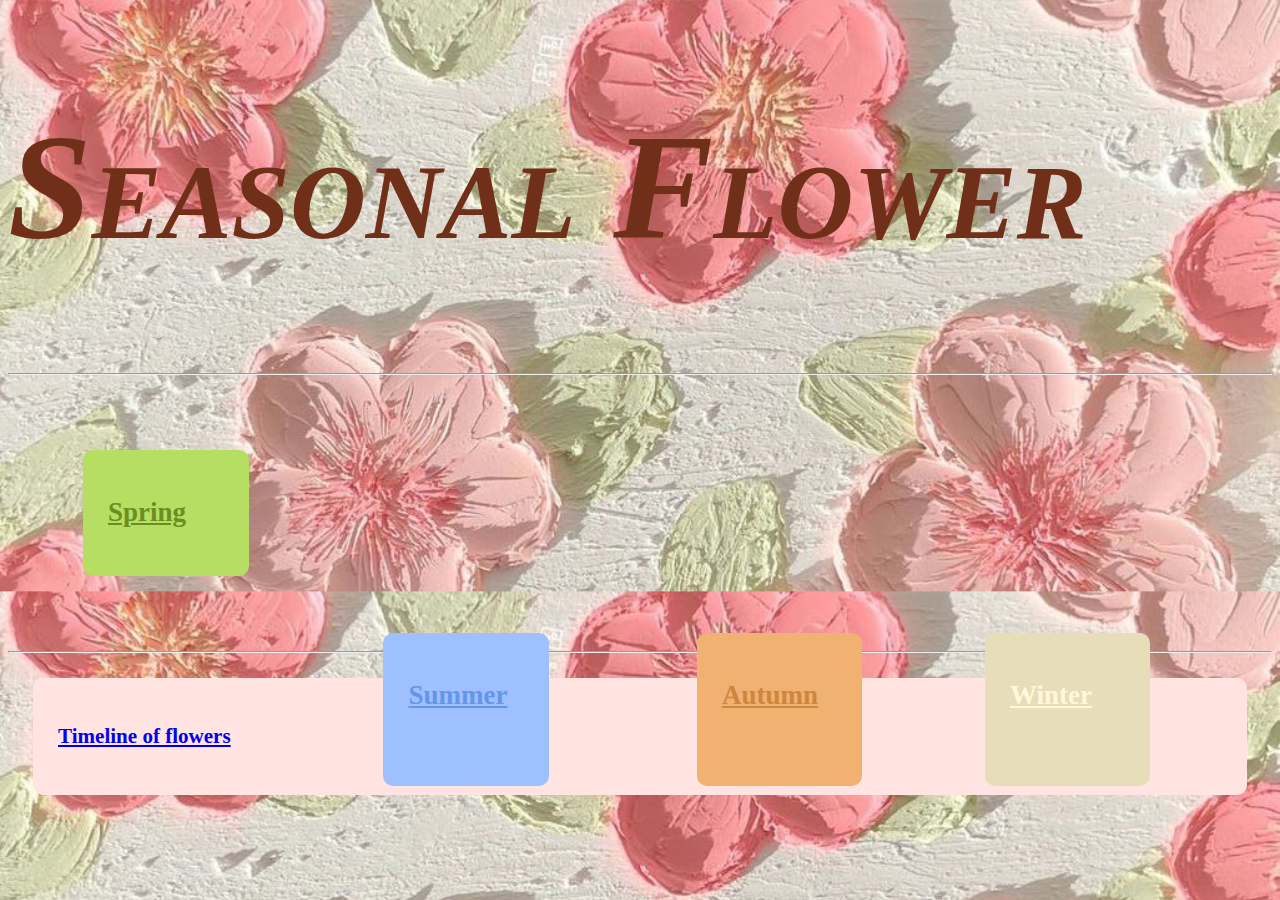
<file: index.html>
<!DOCTYPE html>
<html lang="en">
<head>
    <meta charset="UTF-8">
    <meta name="viewport" content="width=device-width, initial-scale=1.0">
    <title>Seasonal Flower</title>
    <link rel="stylesheet" href="css/style.css">
    
    
</head>
<body>
    <h1>Seasonal 
        Flower</h1>
    <hr>
    <div class="parent-div">
        <div class="spring-div">    
            <h2><a id="Spring" href="spring.html">Spring</a></h2>
        </div>
        <div class="summer-div">
            <h2><a id="Summer" href="summer.html">Summer</a></h2>
        </div>
        <div class="autumn-div">
            <h2><a id="Autumn" href="autumn.html">Autumn</a></h2>
        </div>
        <div class="winter-div">
            <h2><a id="Winter" href="winter.html">Winter</a></h2>
        </div>
    </div>



    <hr>


    <div class="list-container">
        <a href="timeline.html"><h3>Timeline of flowers</h3></a>
    </div>

</html>
</file>
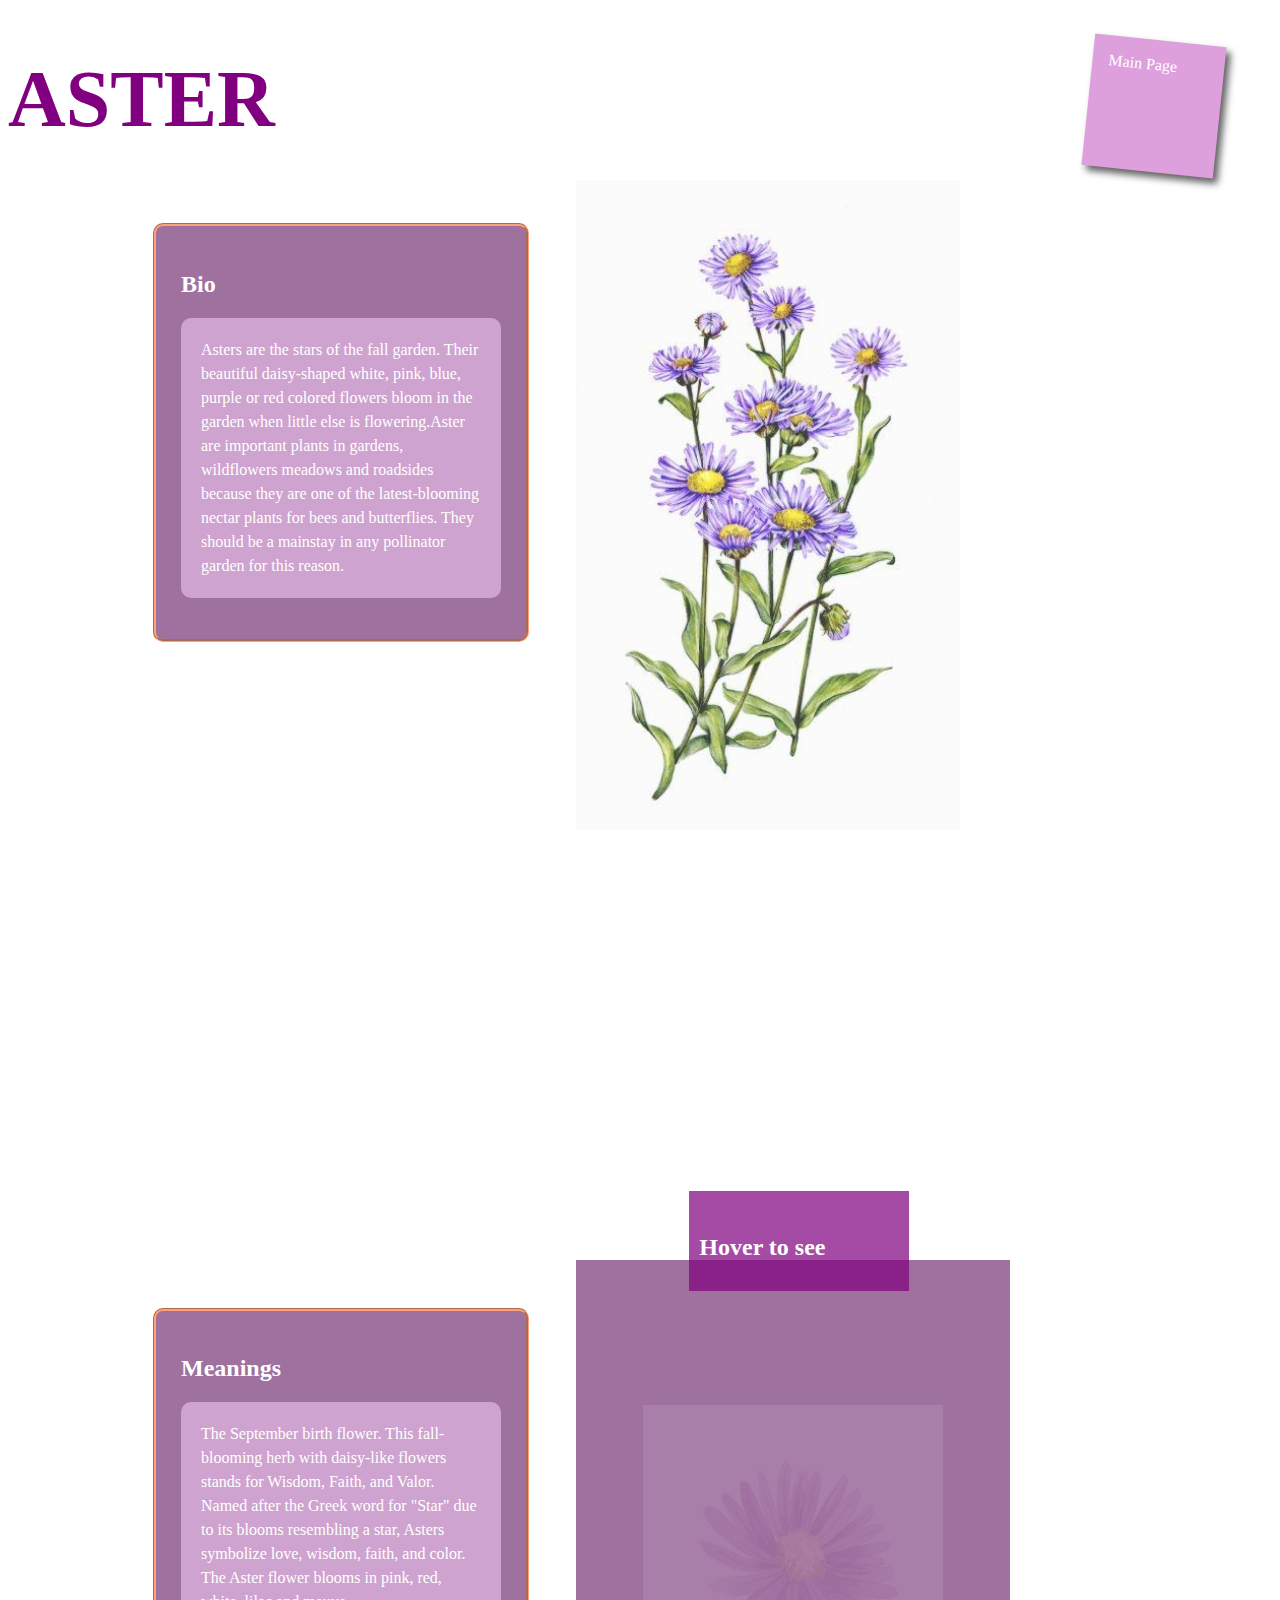
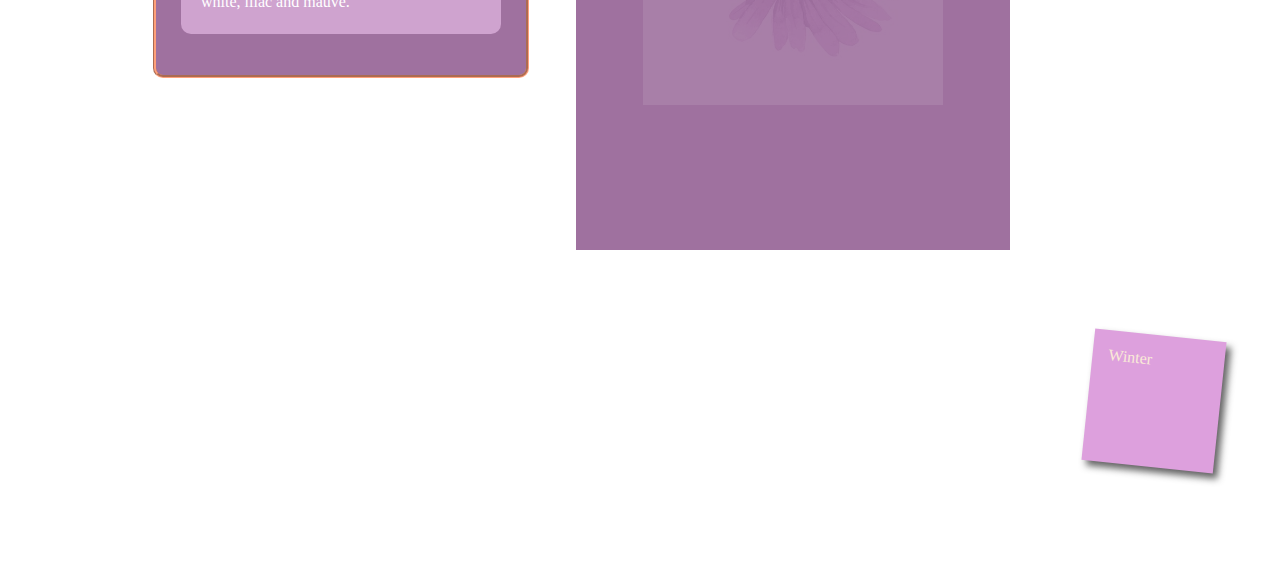
<file: aster.html>
<!DOCTYPE html>
<html lang="en">
<head>
    <meta charset="UTF-8">
    <meta name="viewport" content="width=device-width, initial-scale=1.0">
    <title>Aster</title>
    <link rel="stylesheet" href="css/aster.css">
</head>
<body>
    <h1>Aster</h1>

    <div class="div1">
        <h2>Bio</h2>
        <p>Asters are the stars of the fall garden. Their beautiful daisy-shaped white, pink, blue, purple or red colored flowers bloom in the garden when little else is flowering.Aster are important plants in gardens, wildflowers meadows and roadsides because they are one of the latest-blooming nectar plants for bees and butterflies. They should be a mainstay in any pollinator garden for this reason.</p>
    </div>

    <img class="img1" src="img/aster.jpg" alt="1">

    <div class="divp">
        <div class="divc"><h2>Hover to see</h2></div>
        <img class="img2" src="img/a2.jpg" alt="2">
    </div>

    <div class="div2">
        <h2>Meanings</h2>
        <p>The September birth flower. This fall-blooming herb with daisy-like flowers stands for Wisdom, Faith, and Valor. Named after the Greek word for "Star" due to its blooms resembling a star, Asters symbolize love, wisdom, faith, and color. The Aster flower blooms in pink, red, white, lilac and mauve.</p>
    </div>
    
    <div class="div3"></div>

    <a id="Main" href="index.html">Main Page</a>

    <a class="hover1" id="Main" href="winter.html">Winter</a>
</body>
</html>
</file>
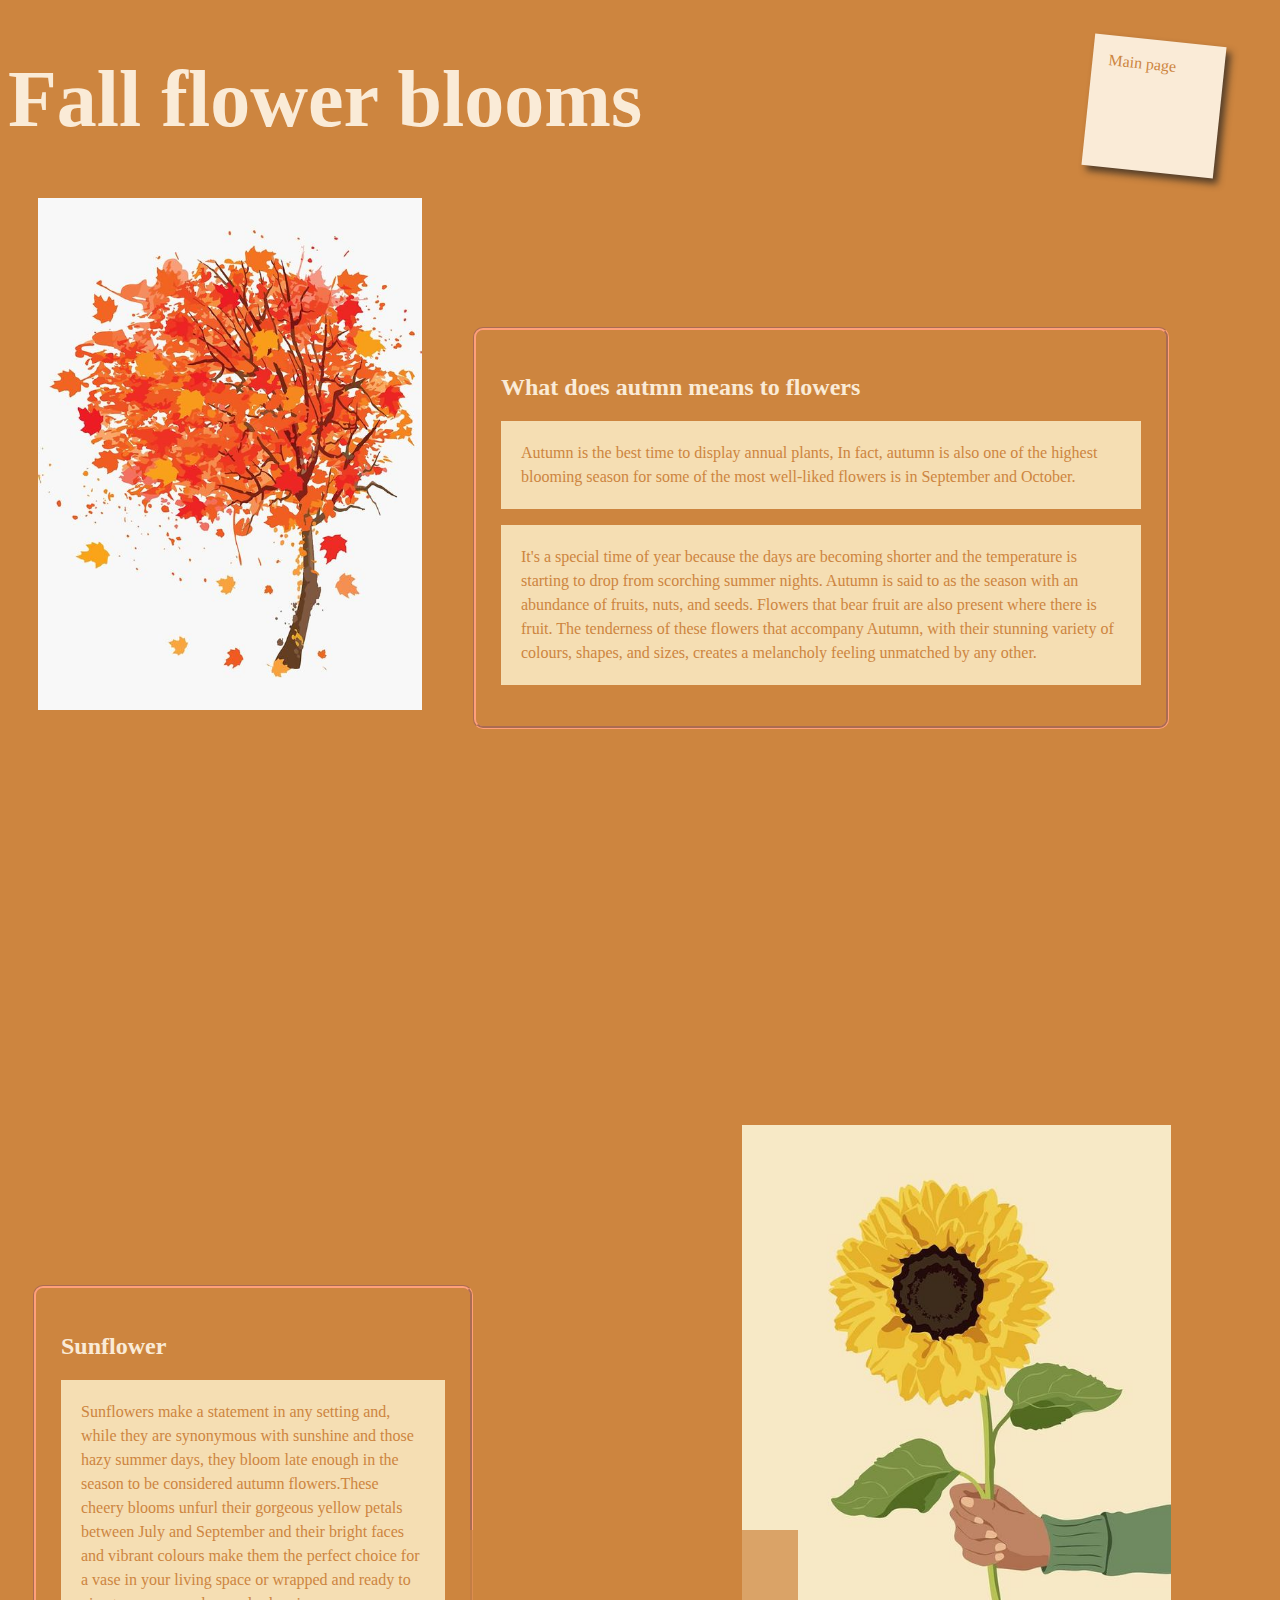
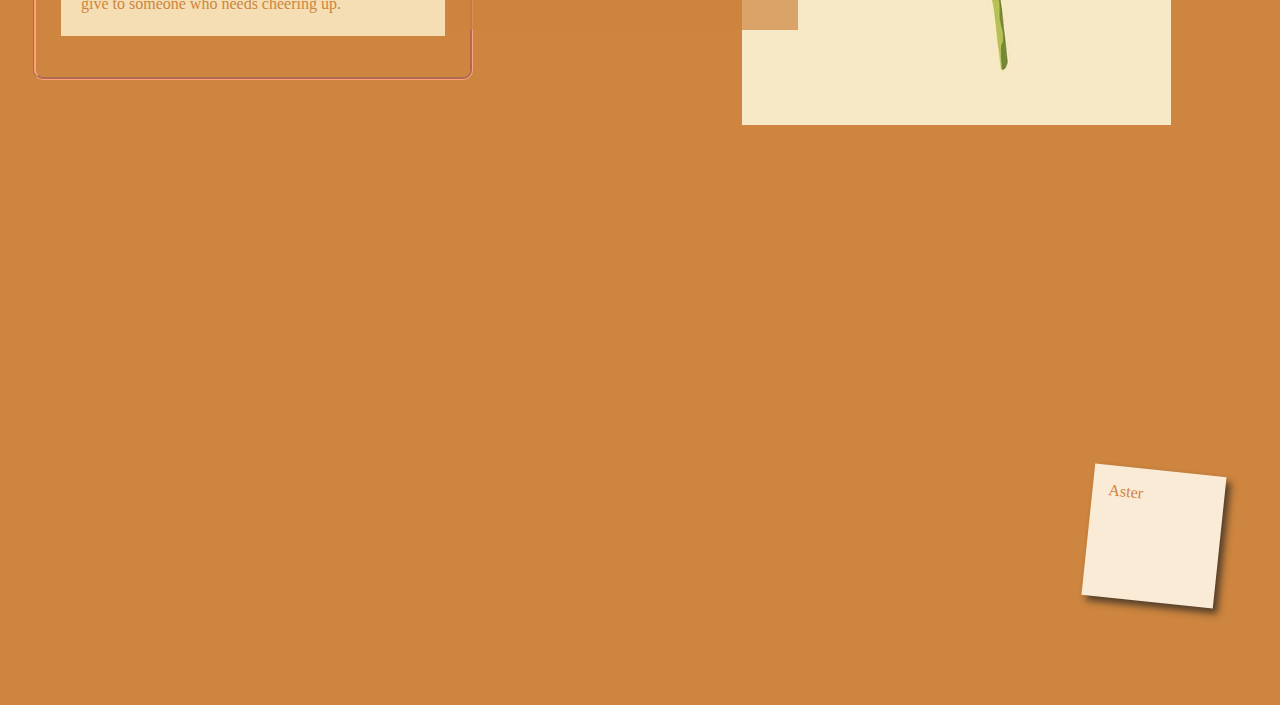
<file: autumn.html>
<!DOCTYPE html>
<html lang="en">
<head>
    <meta charset="UTF-8">
    <meta name="viewport" content="width=device-width, initial-scale=1.0">
    <title>Autumn</title>
    <link rel="stylesheet" href="css/autumn.css">
</head>
<body>
    <h1>Fall flower blooms</h1>
    <div class="div1">
        <h2>What does autmn means to flowers</h2>
        <p>Autumn is the best time to display annual plants, In fact, autumn is also one of the highest blooming season for some of the most well-liked flowers is in September and October. </p>
        <p>It's a special time of year because the days are becoming shorter and the temperature is starting to drop from scorching summer nights. Autumn is said to as the season with an abundance of fruits, nuts, and seeds. Flowers that bear fruit are also present where there is fruit. The tenderness of these flowers that accompany Autumn, with their stunning variety of colours, shapes, and sizes, creates a melancholy feeling unmatched by any other.</p>
    </div>

    <div class="div2">
        <h2>Sunflower</h2>
        <p>Sunflowers make a statement in any setting and, while they are synonymous with sunshine and those hazy summer days, they bloom late enough in the season to be considered autumn flowers.These cheery blooms unfurl their gorgeous yellow petals between July and September and their bright faces and vibrant colours make them the perfect choice for a vase in your living space or wrapped and ready to give to someone who needs cheering up.
        </p>
    </div>

    <div class="div3"></div>

    <img class="img1" src="img/autmn-bg.jpg" alt="1">

    <img class="img2" src="img/sunflower.jpg" alt="s1">

    <a id="Main" href="index.html">Main page</a>

    <a class="hover1" id="Main" href="aster.html">Aster</a>

    <div class="div4"></div>
</body>
</html>
</file>
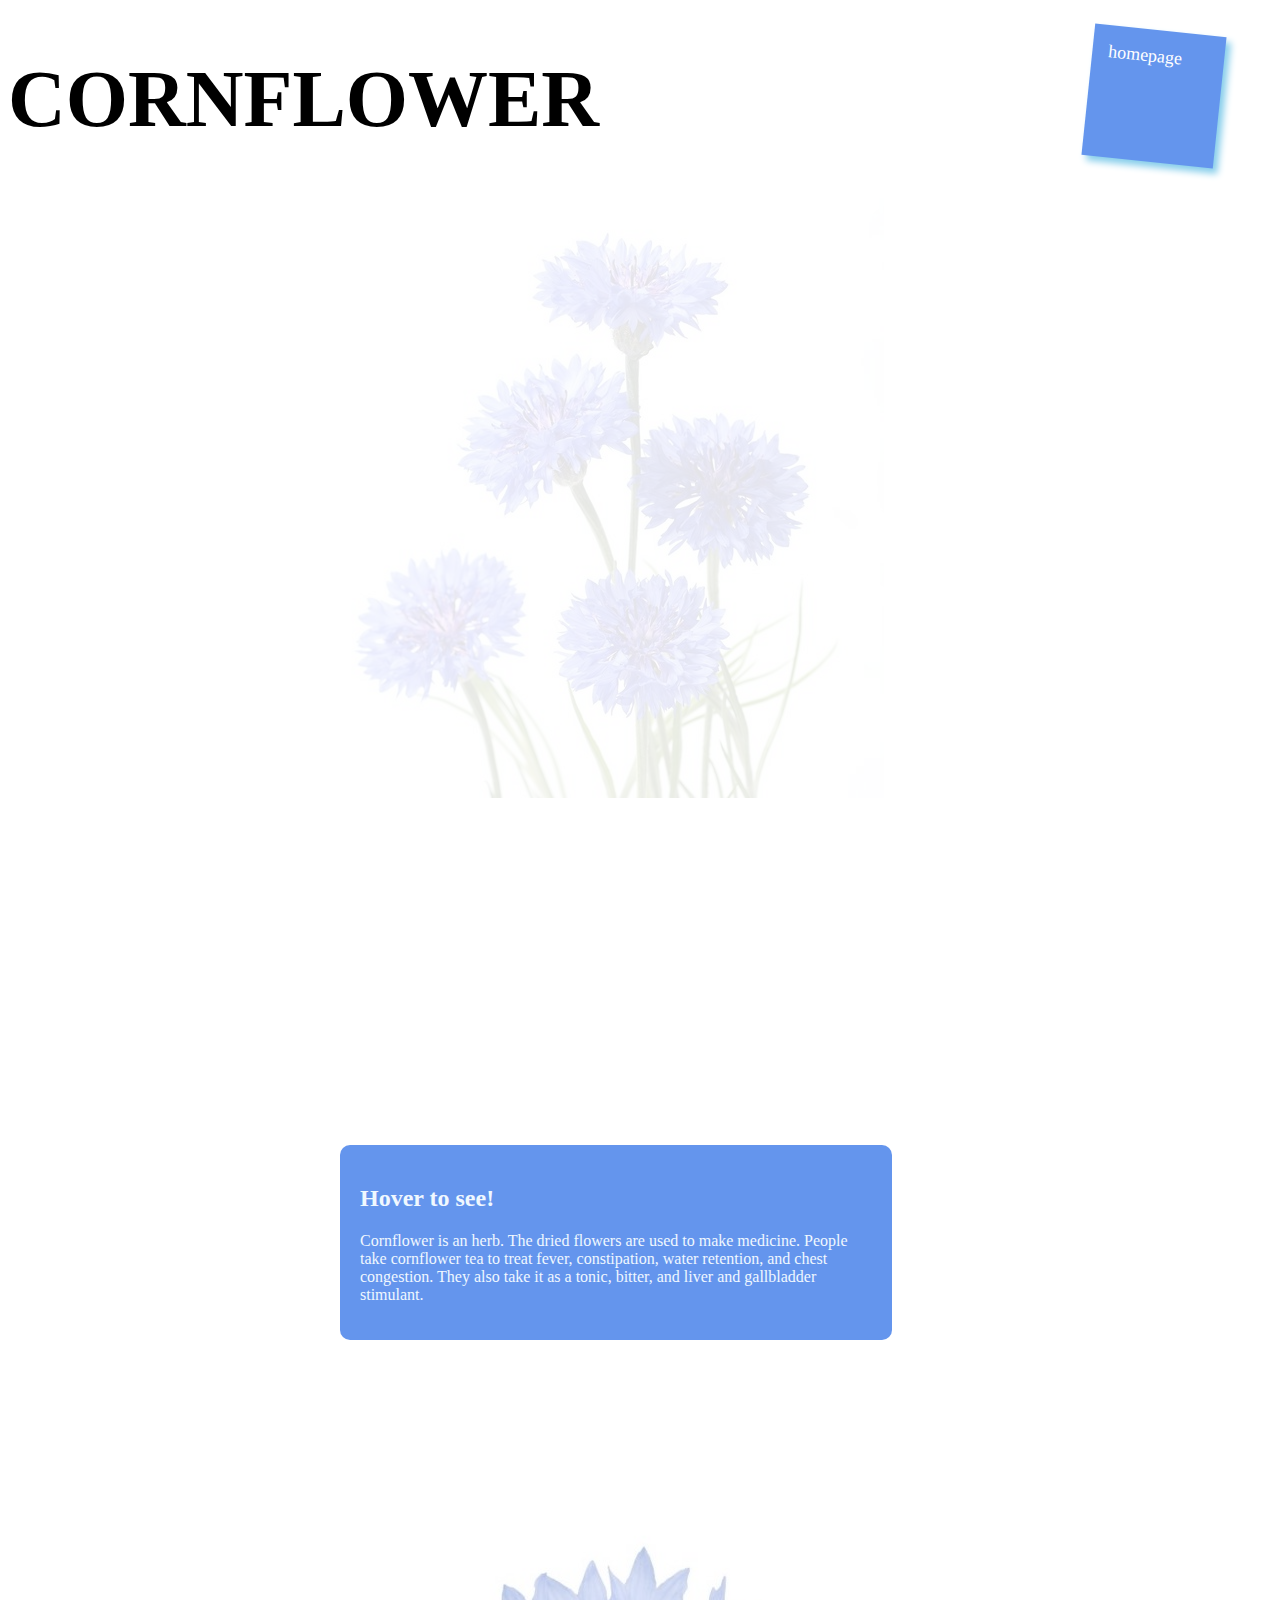
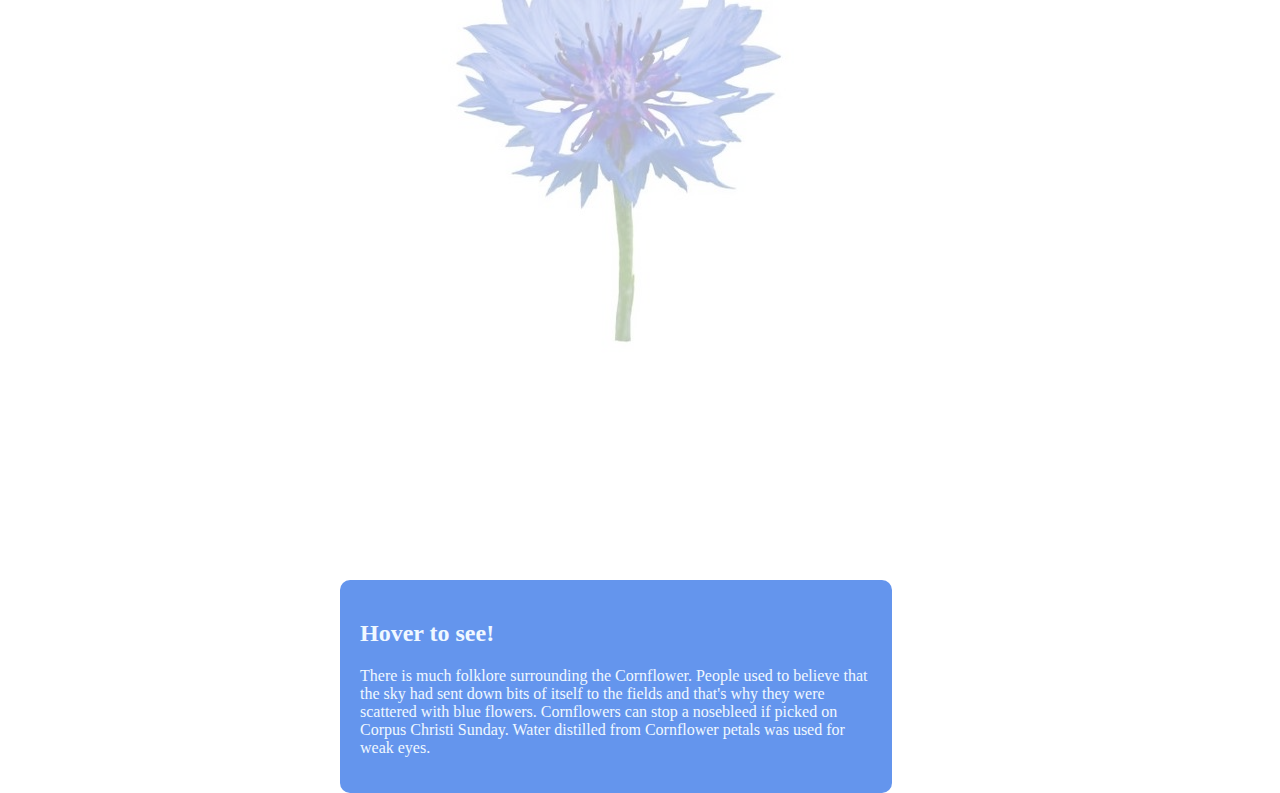
<file: cornflower.html>
<!DOCTYPE html>
<html lang="en">
<head>
    <meta charset="UTF-8">
    <meta name="viewport" content="width=device-width, initial-scale=1.0">
    <title>Cornflower</title>
    <link rel="stylesheet" href="css/cornflower.css">
</head>
<body>
    <h1>Cornflower</h1>
    
    <div class="div1">
        <img src="img/Cornflower.jpg" alt="c1">
    </div>

    <div class="div2">
        <h2>
            Hover to see!
        </h2>
        <p>
            Cornflower is an herb. The dried flowers are used to make medicine. People take cornflower tea to treat fever, constipation, water retention, and chest congestion. They also take it as a tonic, bitter, and liver and gallbladder stimulant.
        </p>
    </div>

    <div class="div3">
        <img src="img/c2.jpg" alt="c2">
    </div>

    <div class="div4">
        <h2>
            Hover to see!
        </h2>
        <p>There is much folklore surrounding the Cornflower. People used to believe that the sky had sent down bits of itself to the fields and that's why they were scattered with blue flowers. Cornflowers can stop a nosebleed if picked on Corpus Christi Sunday. Water distilled from Cornflower petals was used for weak eyes.</p>
    </div>

    <div>
        <p><a href="index.html">homepage</a></p>
    </div>
    
</body>
</html>
</file>
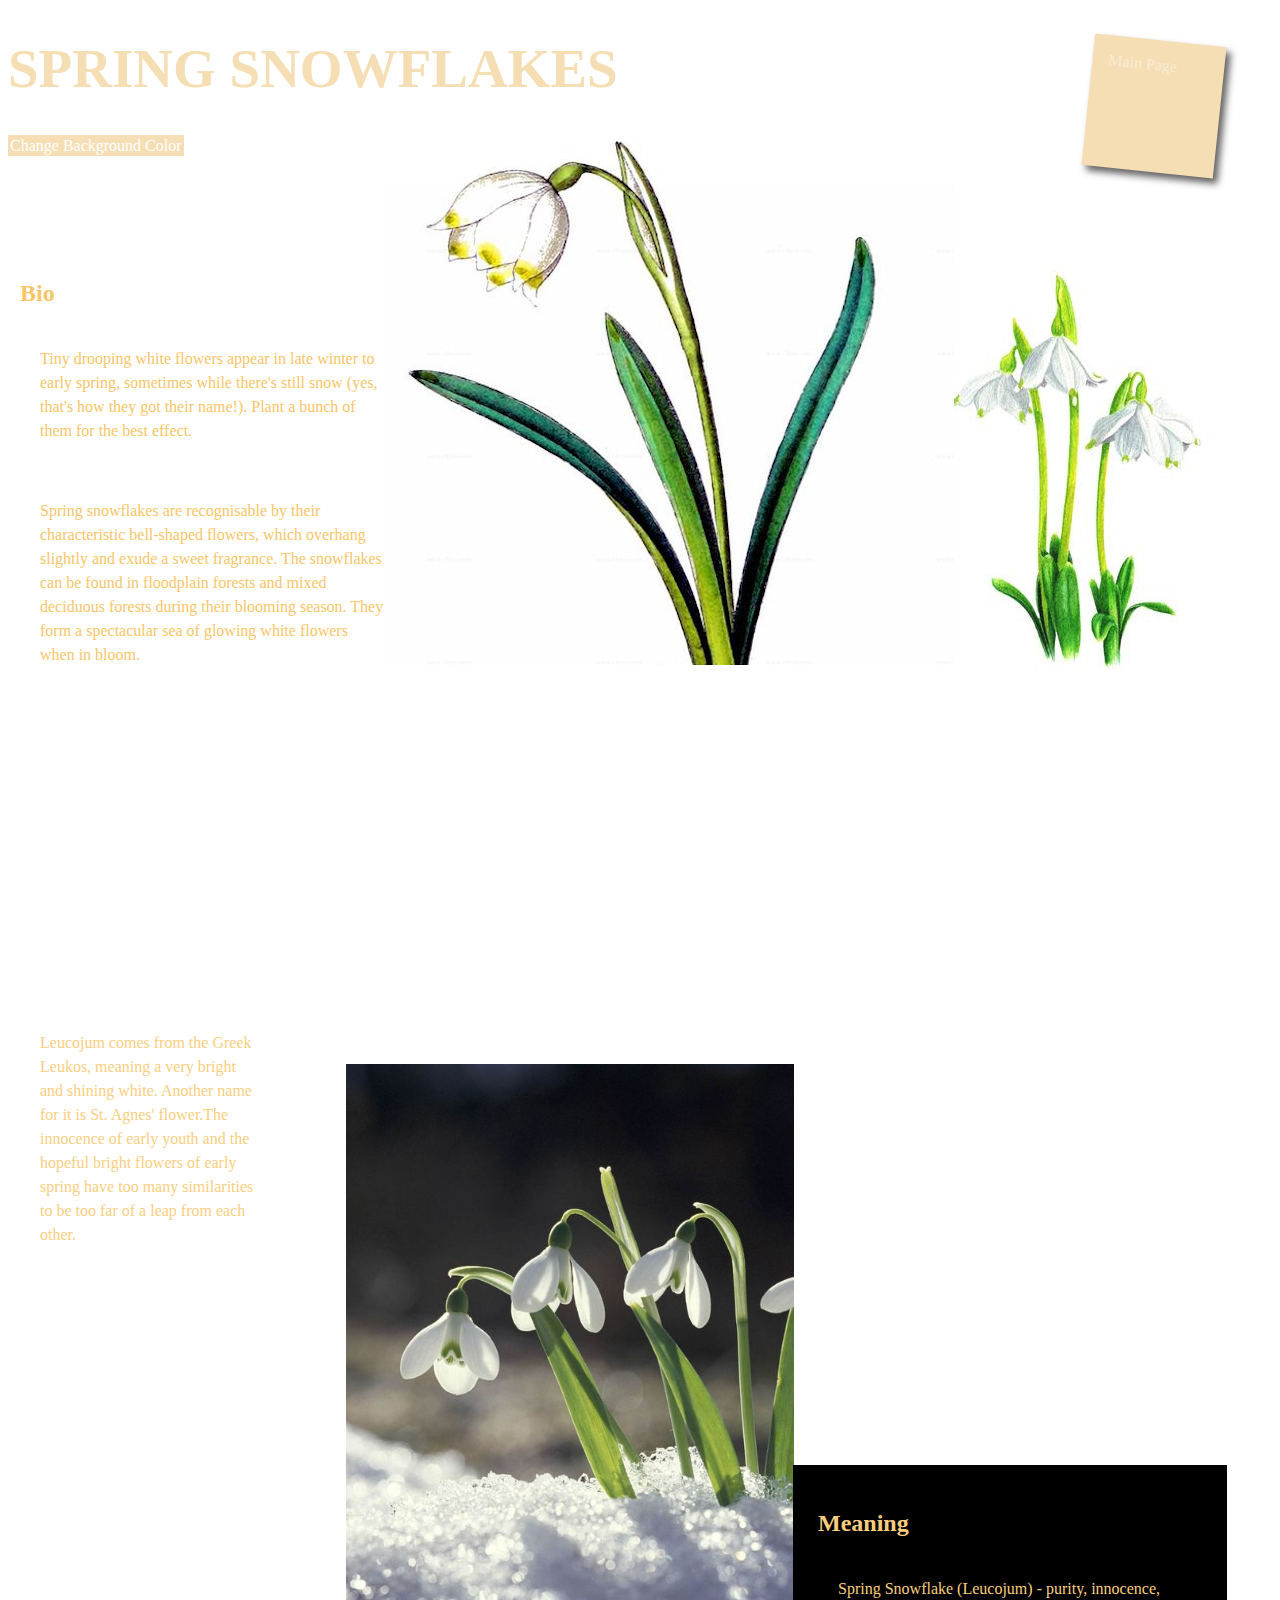
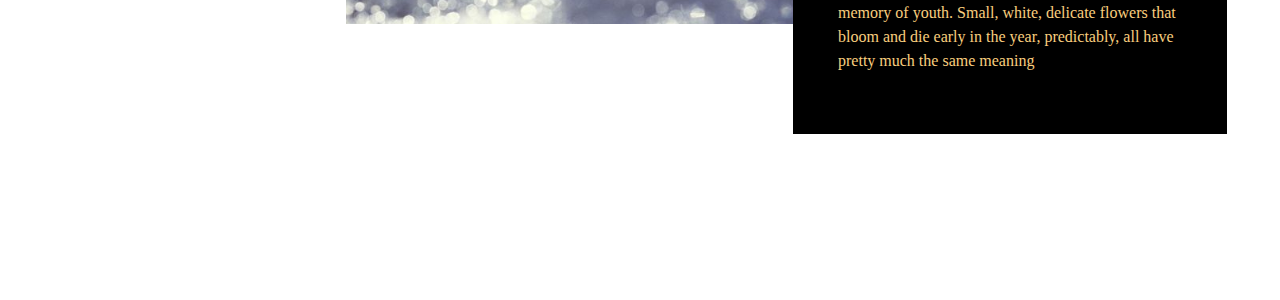
<file: Snowflake.html>
<!DOCTYPE html>
<html lang="en">
<head>
    <meta charset="UTF-8">
    <meta name="viewport" content="width=device-width, initial-scale=1.0">
    <title>Snowflakes</title>
    <link rel="stylesheet" href="css/snowflake.css">
    <script defer src="jvs/snowflake.js"></script>
</head>
<body>
    <h1>Spring Snowflakes</h1>

    <div class="div1">
        <h2>Bio</h2>
        <p>Tiny drooping white flowers appear in late winter to early spring, sometimes while there's still snow (yes, that's how they got their name!). Plant a bunch of them for the best effect.</p>
        <p>Spring snowflakes are recognisable by their characteristic bell-shaped flowers, which overhang slightly and exude a sweet fragrance. The snowflakes can be found in floodplain forests and mixed deciduous forests during their blooming season. They form a spectacular sea of glowing white flowers when in bloom.</p>
    </div>

    <img class="img1" src="img/spsn.jpg" alt="sn1">

    <img class="img2" src="img/spsn2.jpg" alt="sn2">

    <img class="img3" src="img/spsn3.jpg" alt="sn3">

    <div class="div2">
        <h2>Meaning</h2>
        <p>Spring Snowflake (Leucojum) - purity, innocence, memory of youth. Small, white, delicate flowers that bloom and die early in the year, predictably, all have pretty much the same meaning</p>
    </div>

    <div class="div3">
        <p>Leucojum comes from the Greek Leukos, meaning a very bright and shining white. Another name for it is St. Agnes' flower.The innocence of early youth and the hopeful bright flowers of early spring have too many similarities to be too far of a leap from each other.</p>
    </div>

    <div class="div4"></div>

    <a id="Main" href="index.html">Main Page</a>

    <botton class="button" onclick = "ChangeBGColor()">Change Background Color</botton>

</body>
</html>
</file>
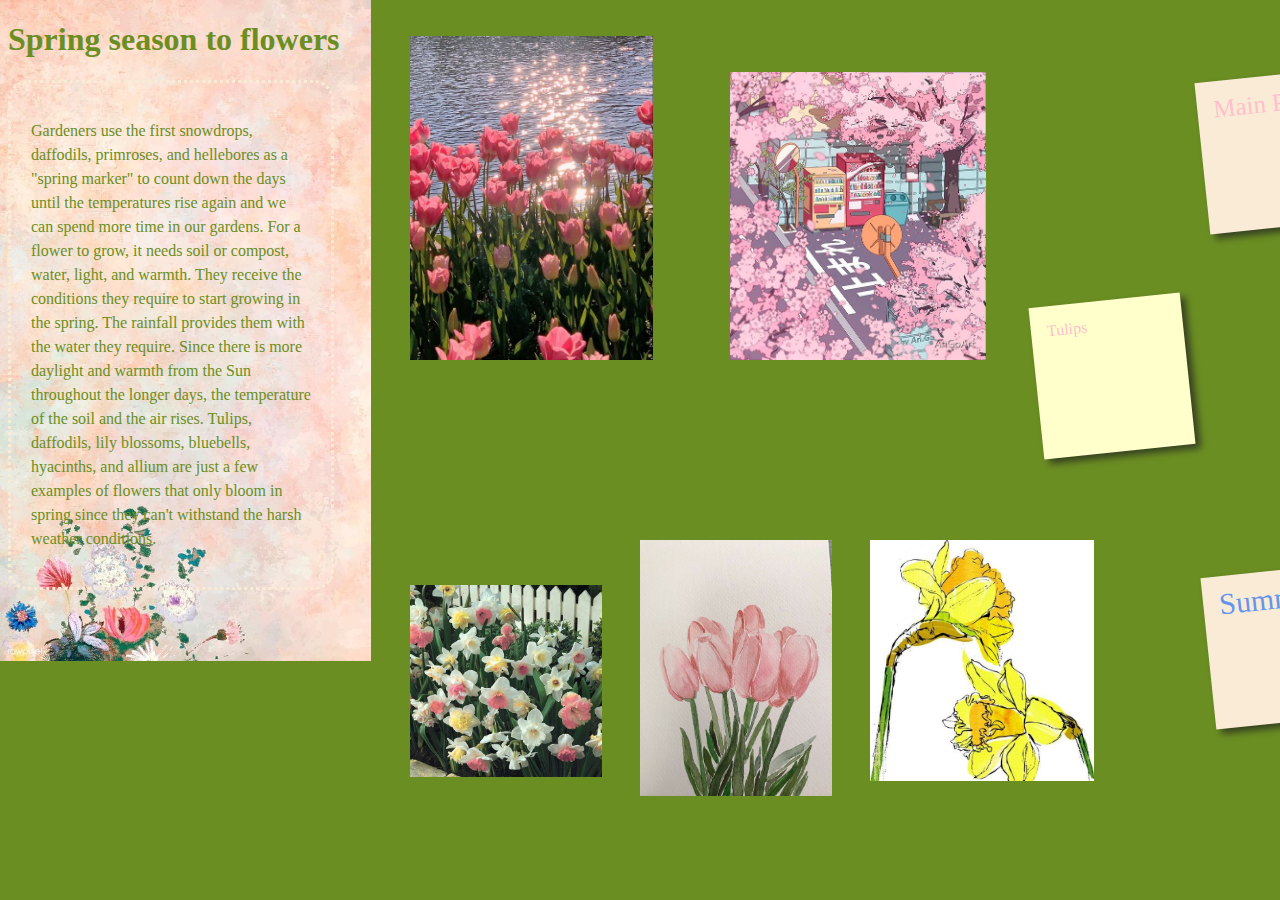
<file: spring.html>
<!DOCTYPE html>
<html lang="en">
<head>
    <meta charset="UTF-8">
    <meta name="viewport" content="width=device-width, initial-scale=1.0">
    <title>Spring</title>
    <link rel="stylesheet" href="css/spring.css">
</head>
<body>
    <div style="background-image: url('/img/bg.jpg');"></div>
    <h1>Spring season to flowers</h1>
    <div class="div">
        <p>Gardeners use the first snowdrops, daffodils, primroses, and hellebores as a "spring marker" to count down the days until the temperatures rise again and we can spend more time in our gardens. For a flower to grow, it needs soil or compost, water, light, and warmth. They receive the conditions they require to start growing in the spring. The rainfall provides them with the water they require. Since there is more daylight and warmth from the Sun throughout the longer days, the temperature of the soil and the air rises. Tulips, daffodils, lily blossoms, bluebells, hyacinths, and allium are just a few examples of flowers that only bloom in spring since they can't withstand the harsh weather conditions.
        </p>
    </div>

    <a href="tulip.html">Tulips</a>

    <img class="img2" src="img/spring2.jpg" alt="spring2">

    <img class="img3" src="img/spring3.jpg" alt="spinrg3">

    <img class="img4" src="img/spring4.jpg" alt="spring4">

    <img class="img5" src="img/spring5.jpg" alt="spring5">

    <img class="img6" src="img/sping6.jpg" alt="sping6">

    <div>
        <p><a class="hover-div" id="Main" href="index.html">Main Page</a></p>
    </div>

    <div>
        <p><a class="hover-div2" id="Summer" href="summer.html">Summer</a></p>
    </div>

    <!-- <ul>
        <ol>
            <a href="tulip.html">
                <h2>Flowers in spring</h2>
                <p>text content</p>
            </a>
        </ol>
    </ul> -->



    
</body>
</html>
</file>
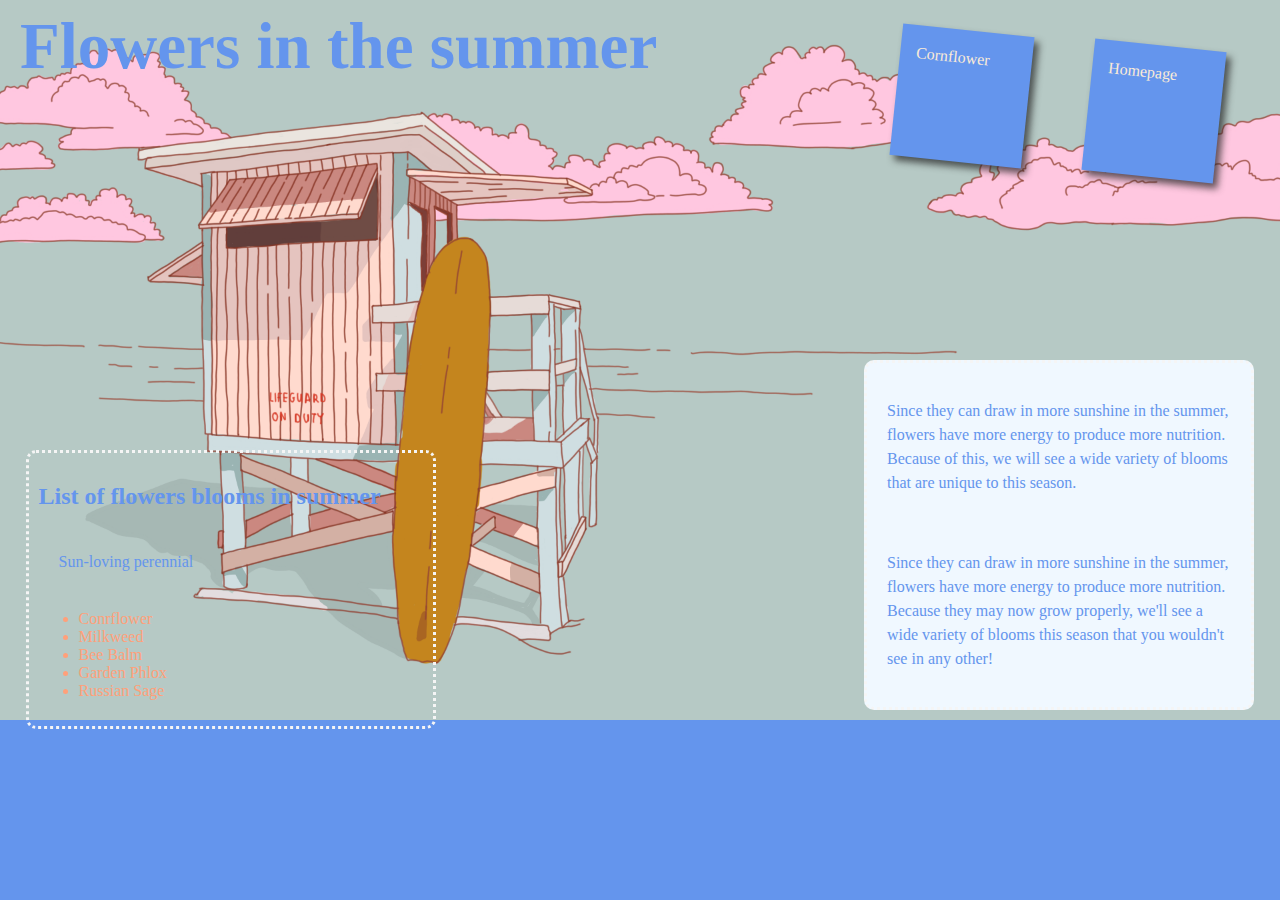
<file: summer.html>
<!DOCTYPE html>
<html lang="en">
<head>
    <meta charset="UTF-8">
    <meta name="viewport" content="width=device-width, initial-scale=1.0">
    <title>Summer</title>
    <link rel="stylesheet" href="css/summer.css">
</head>
<body>
    <h1>Flowers in the summer</h1>

    <div class="div1">
        <p>Since they can draw in more sunshine in the summer, flowers have more energy to produce more nutrition. Because of this, we will see a wide variety of blooms that are unique to this season.</p>
        <p>Since they can draw in more sunshine in the summer, flowers have more energy to produce more nutrition. Because they may now grow properly, we'll see a wide variety of blooms this season that you wouldn't see in any other!</p>
    </div>

    <div class="div2">
        <h2>List of flowers blooms in summer</h2>
        <p>Sun-loving perennial</p>
        <ul>
            <li>Conrflower</li>
            <li>Milkweed</li>
            <li>Bee Balm</li>
            <li>Garden Phlox</li>
            <li>Russian Sage</li>
        </ul>
    </div>

    <p><a class="hover1" id="hover" href="cornflower.html">Cornflower</a></p>

    <p><a id="Main" href="index.html">Homepage</a></p>
    
</body>
</html>
</file>
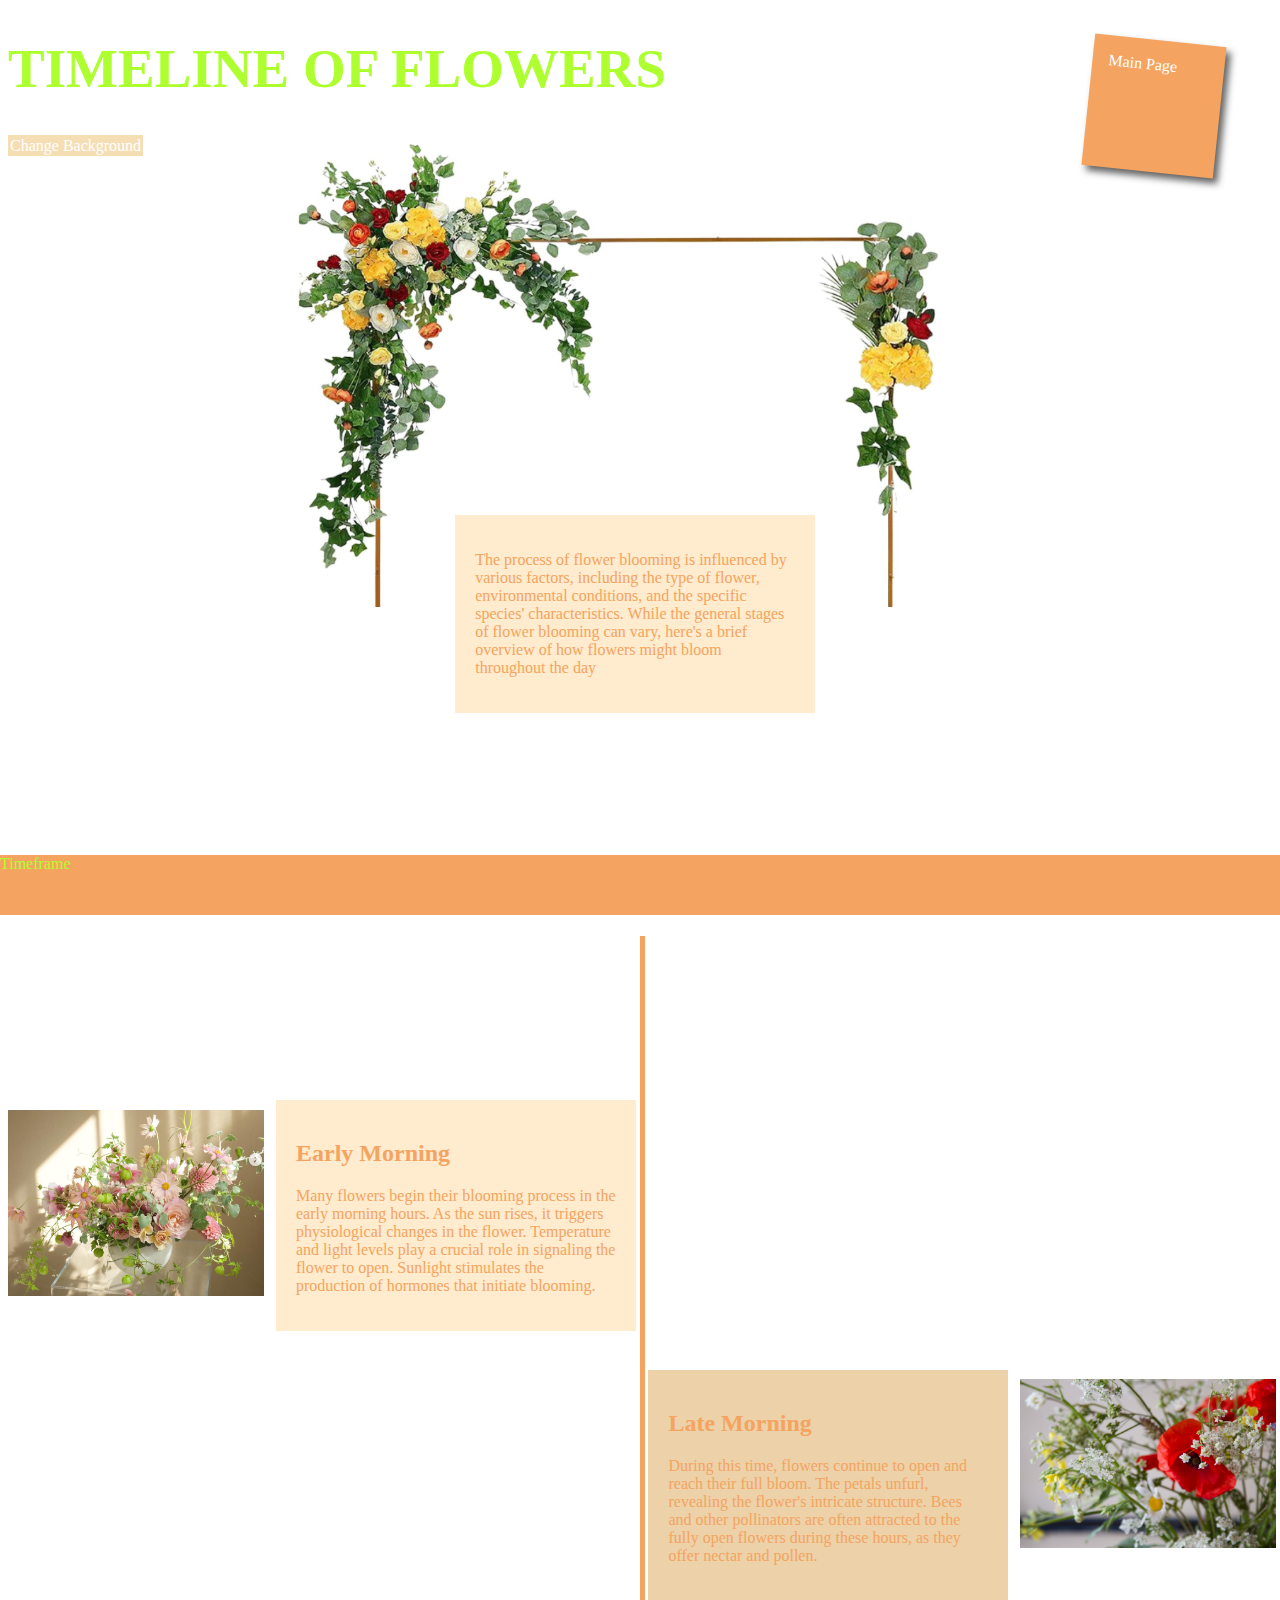
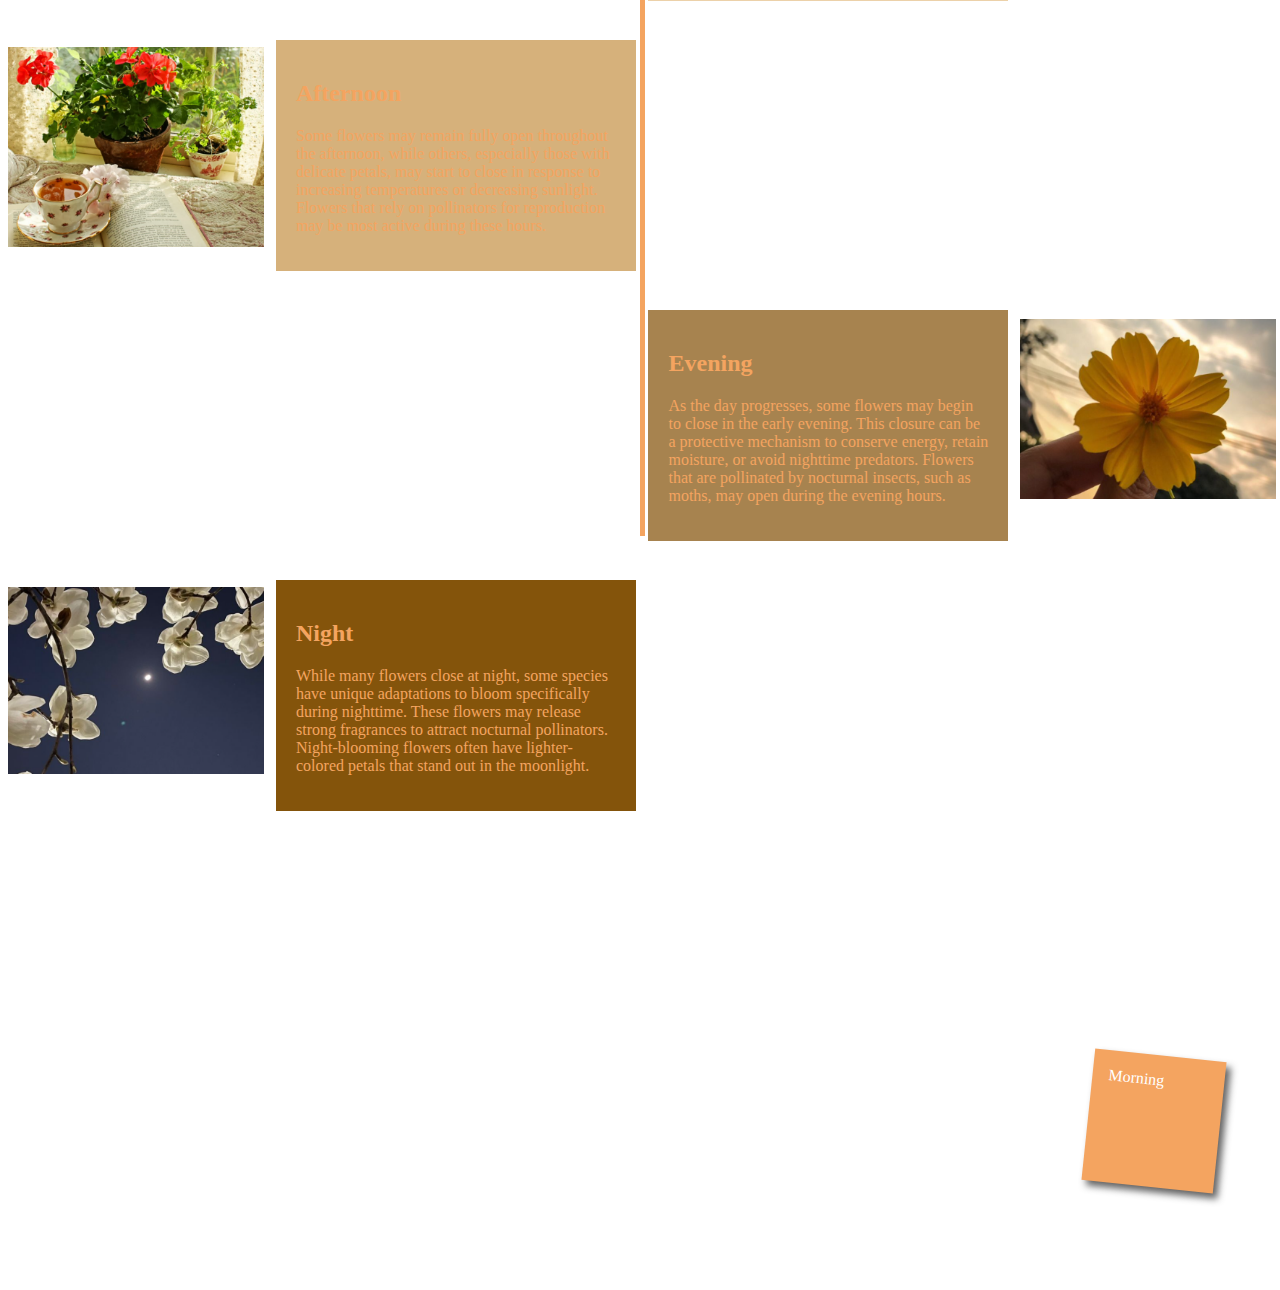
<file: timeline.html>
<!DOCTYPE html>
<html lang="en">
<head>
    <meta charset="UTF-8">
    <meta name="viewport" content="width=device-width, initial-scale=1.0">
    <title>Timeline</title>
    <link rel="stylesheet" href="css/timeline.css">
    <script defer src="jvs/timeline.js"></script>
</head>
<body>
    <h1>Timeline of Flowers</h1>

    <img class="img1" src="img/timeline.png" alt="1">

    <div class="div1">
        <!-- <p>Early mornings in the garden are made better when flowers accompany the hour. Different types of flowers bloom at various times throughout the day. While many flowers open in late morning and afternoon, several flowers bloom in the earliest hours of the morning and remain open into afternoons or evenings. Several morning bloomers produce flowers that last for only a single day before they fade away.</p> -->
        <p>The process of flower blooming is influenced by various factors, including the type of flower, environmental conditions, and the specific species' characteristics. While the general stages of flower blooming can vary, here's a brief overview of how flowers might bloom throughout the day</p>
    </div>

    <div class="sline">Timeframe</div>

    <div class="hline"></div>

    <div class="div2">
        <h2>Early Morning</h2>
        <p>Many flowers begin their blooming process in the early morning hours. As the sun rises, it triggers physiological changes in the flower. Temperature and light levels play a crucial role in signaling the flower to open. Sunlight stimulates the production of hormones that initiate blooming.</p>
    </div>

    <div class="div3">
        <h2>Late Morning</h2>
        <p>During this time, flowers continue to open and reach their full bloom. The petals unfurl, revealing the flower's intricate structure. Bees and other pollinators are often attracted to the fully open flowers during these hours, as they offer nectar and pollen.</p>
    </div>

    <div class="div4">
        <h2>Afternoon</h2>
        <p>Some flowers may remain fully open throughout the afternoon, while others, especially those with delicate petals, may start to close in response to increasing temperatures or decreasing sunlight. Flowers that rely on pollinators for reproduction may be most active during these hours.</p>
    </div>

    <div class="div5">
        <h2>Evening</h2>
        <p>As the day progresses, some flowers may begin to close in the early evening. This closure can be a protective mechanism to conserve energy, retain moisture, or avoid nighttime predators. Flowers that are pollinated by nocturnal insects, such as moths, may open during the evening hours.</p>
    </div>

    <div class="div6">
        <h2>Night</h2>
        <p>While many flowers close at night, some species have unique adaptations to bloom specifically during nighttime. These flowers may release strong fragrances to attract nocturnal pollinators. Night-blooming flowers often have lighter-colored petals that stand out in the moonlight.</p>
    </div>

    <img class="img2" src="img/em.png" alt="2">

    <img class="img3" src="img/lm.png" alt="3">

    <img class="img4" src="img/afternoon.png" alt="4">

    <img class="img5" src="img/evening.png" alt="5">

    <img class="img6" src="img/night.png" alt="6">

    <a id="Main" href="index.html">Main Page</a>

    <botton class="button" onclick = "ChangeBGColor()">Change Background</botton>

    <a class="hover1" id="Main"  href="morning.html">Morning</a>

    <div class="div7"></div>
</body>
</html>
</file>
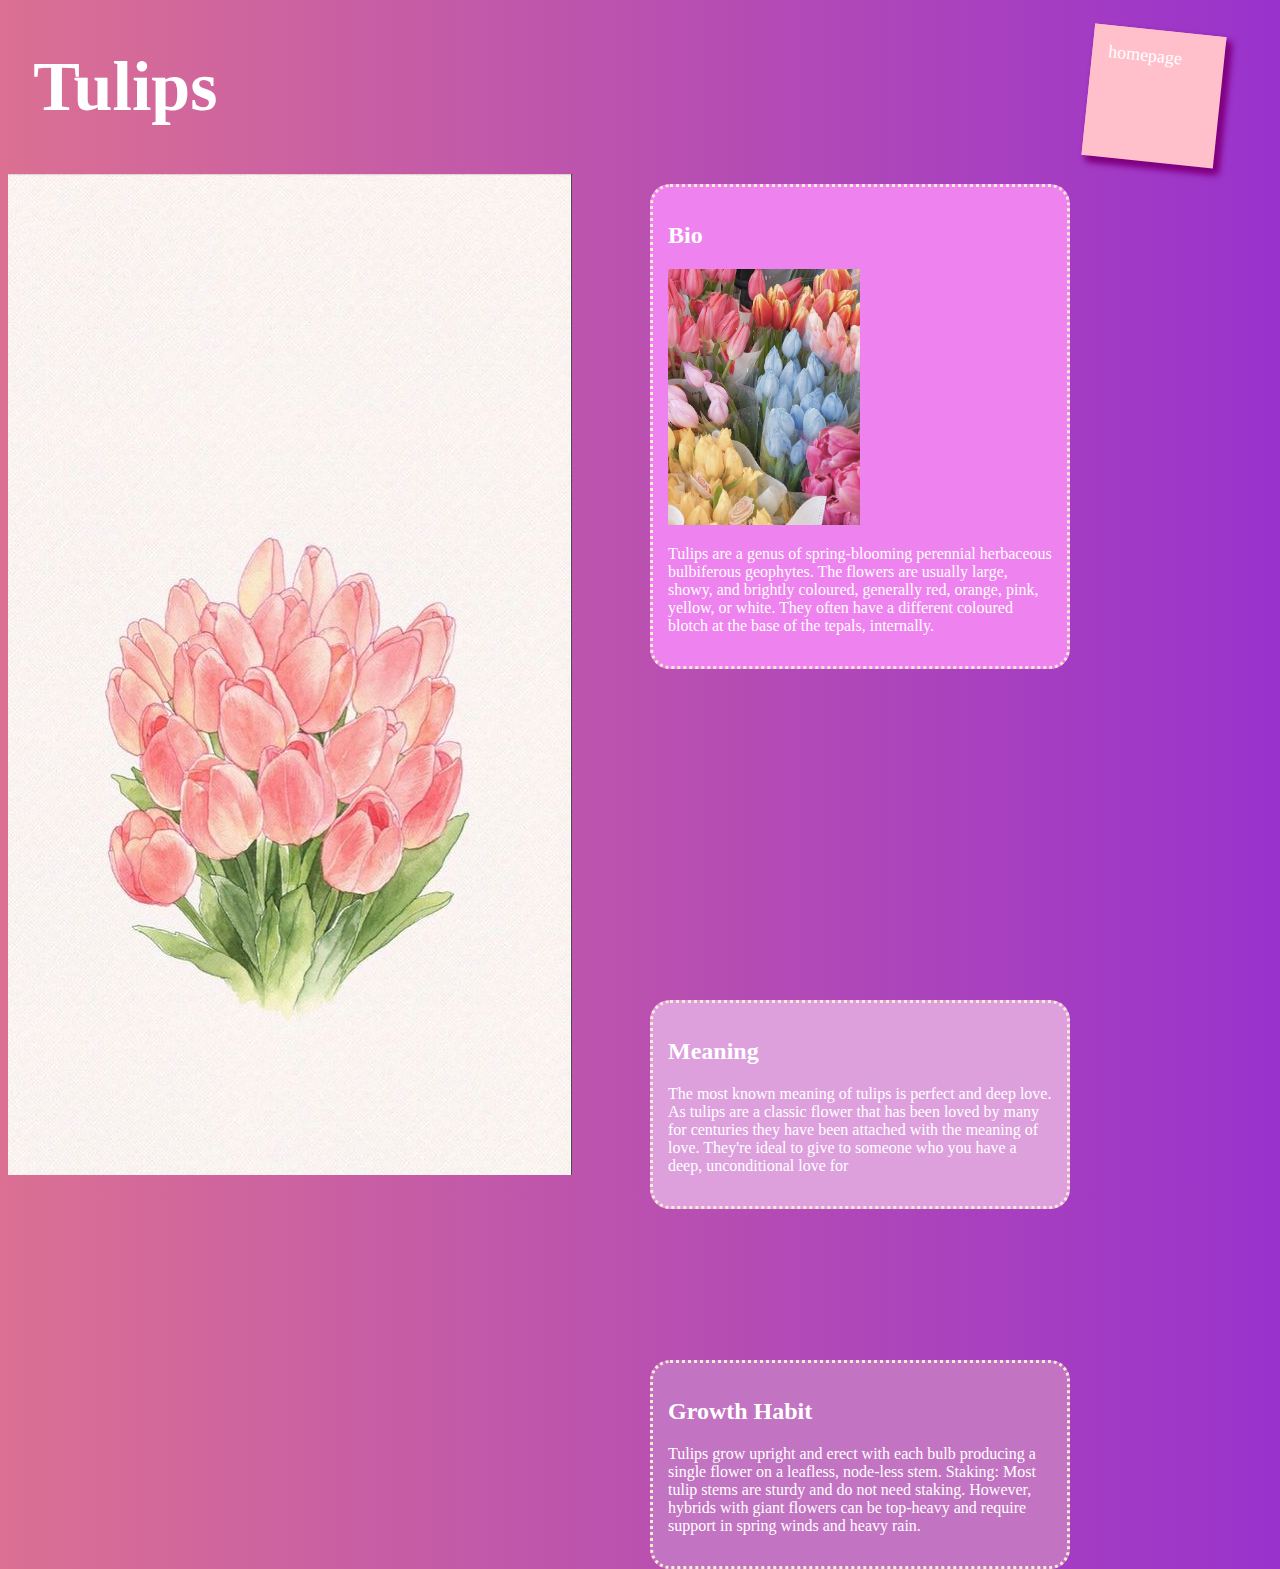
<file: tulip.html>
<!DOCTYPE html>
<html lang="en">
<head>
    <meta charset="UTF-8">
    <meta name="viewport" content="width=device-width, initial-scale=1.0">
    <title>Tulips</title>
    <link rel="stylesheet" href="css/tulip.css">
</head>
<body>
    <h1>Tulips</h1>

    <div class="div">
        <h2>Bio</h2>
        <img class="img1" src="img/tulip1.jpg" alt="tulip1">
        <p>Tulips are a genus of spring-blooming perennial herbaceous bulbiferous geophytes. The flowers are usually large, showy, and brightly coloured, generally red, orange, pink, yellow, or white. They often have a different coloured blotch at the base of the tepals, internally.</p>
    </div>

    <div class="div2">
        <h2>Meaning</h2>
        <p>The most known meaning of tulips is perfect and deep love. As tulips are a classic flower that has been loved by many for centuries they have been attached with the meaning of love. They're ideal to give to someone who you have a deep, unconditional love for</p>
    </div>

    <div class="div3">
        <h2>Growth Habit</h2>
        <p>Tulips grow upright and erect with each bulb producing a single flower on a leafless, node-less stem. Staking: Most tulip stems are sturdy and do not need staking. However, hybrids with giant flowers can be top-heavy and require support in spring winds and heavy rain.</p>
    </div>

    <img src="img/tulip2.jpg" alt="tulip2">

    <a href="summer.html">Summer</a>
    
    <p><a href="index.html">homepage</a></p>
</body>
</html>
</file>
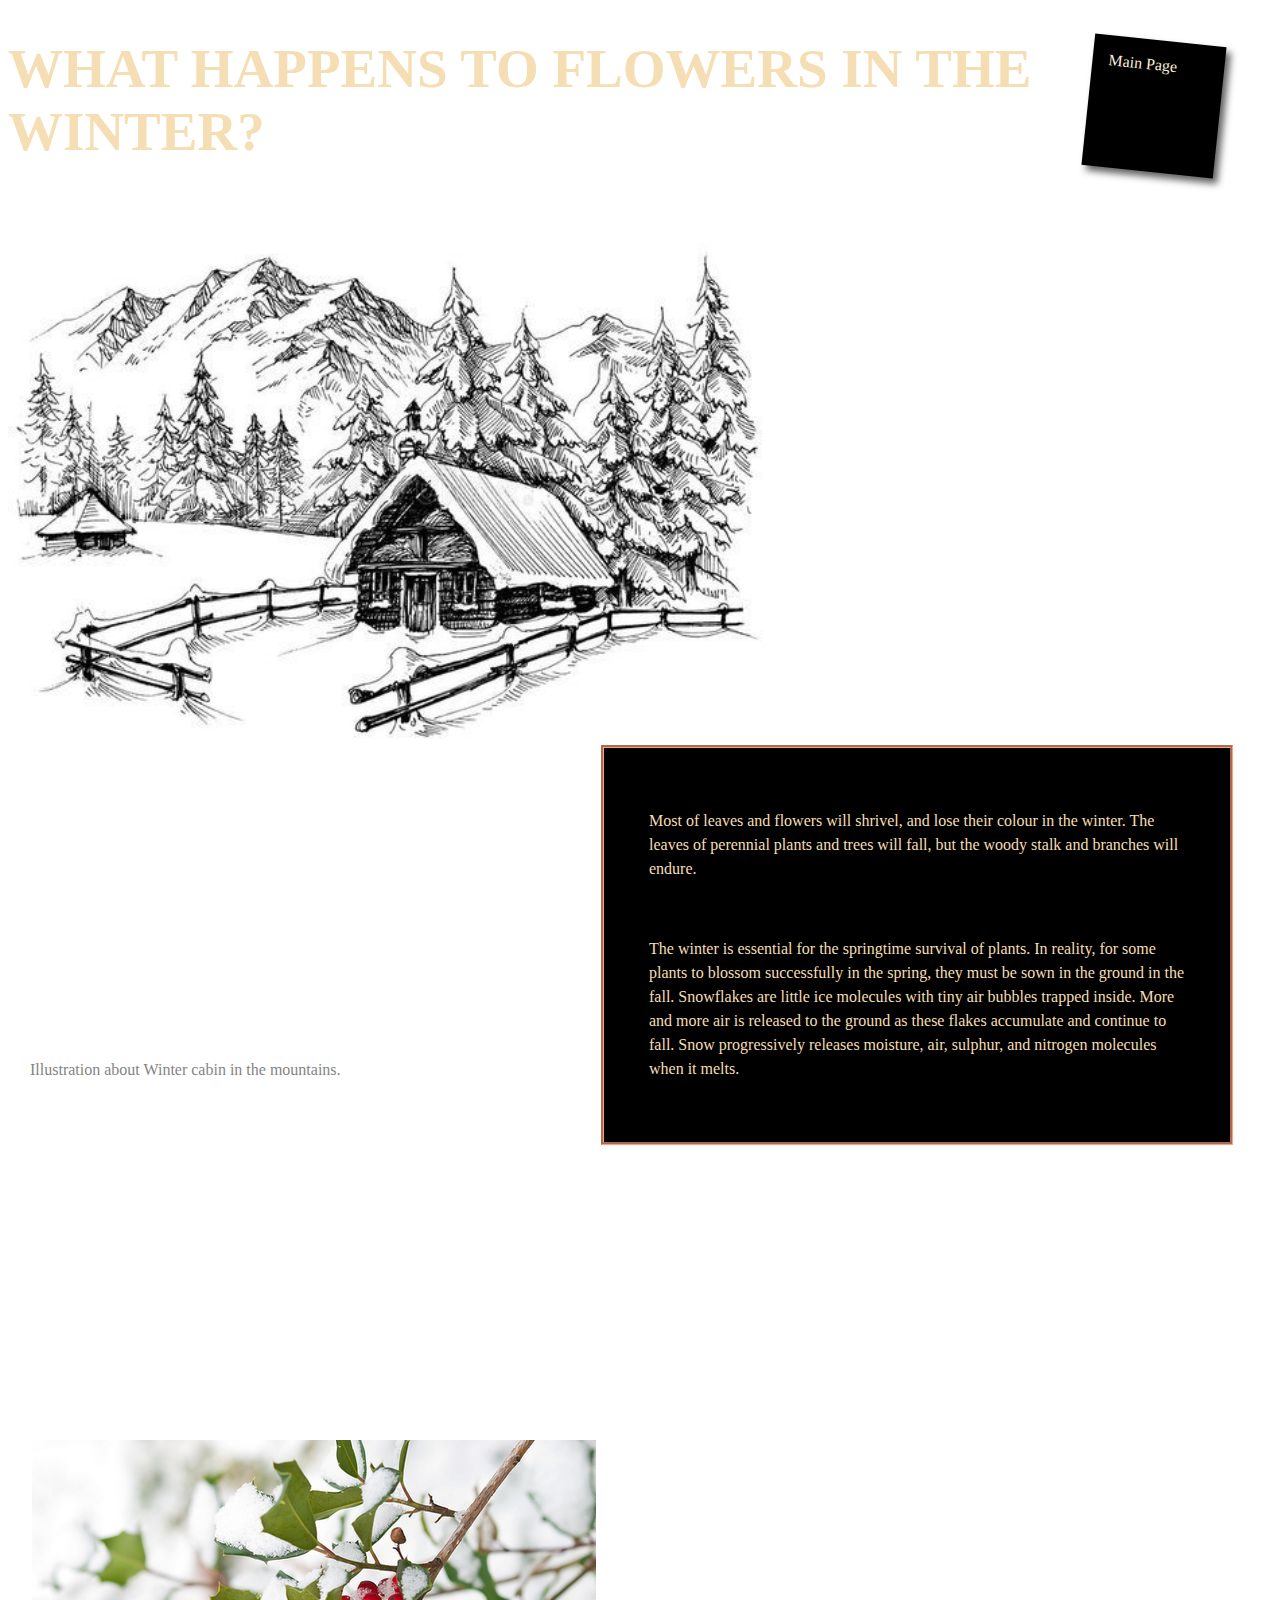
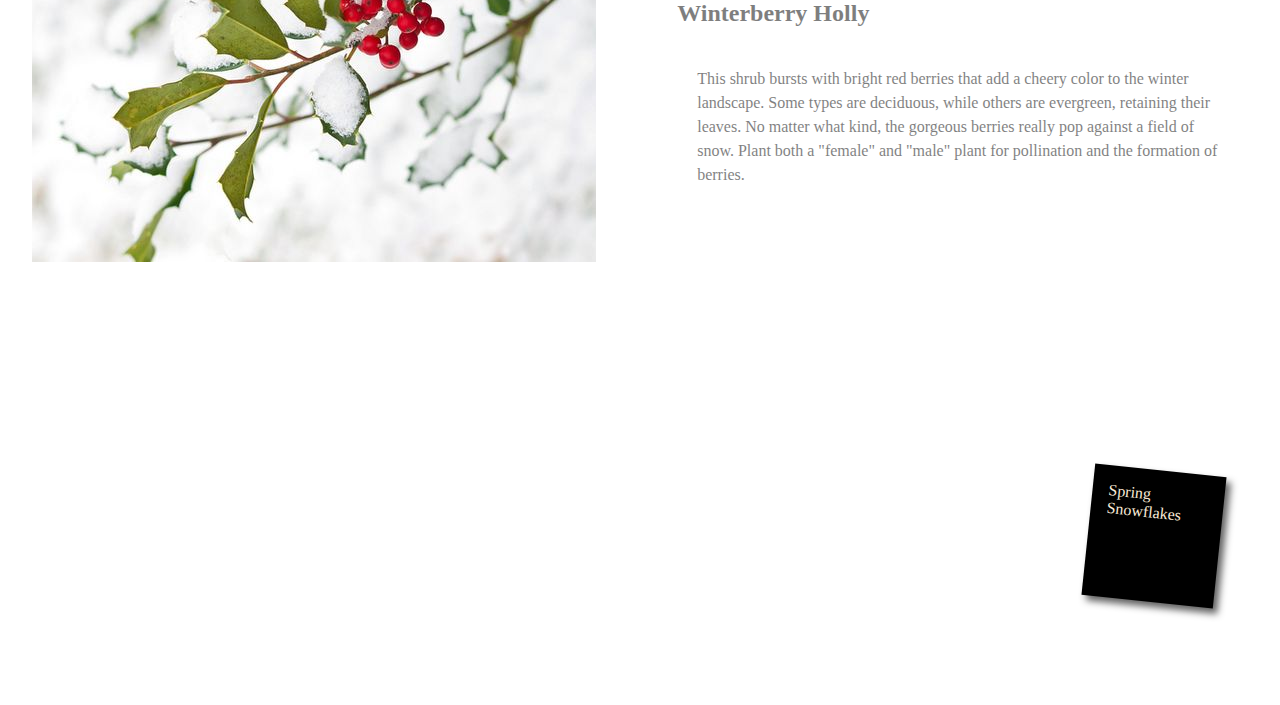
<file: winter.html>
<!DOCTYPE html>
<html lang="en">
<head>
    <meta charset="UTF-8">
    <meta name="viewport" content="width=device-width, initial-scale=1.0">
    <title>Winter</title>
    <link rel="stylesheet" href="css/winter.css">
    <script src=""></script>
</head>
<body>
    <h1>What happens to flowers in 
        the winter?</h1>
    <div class="div1">
        <p>Most of leaves and flowers will shrivel, and lose their colour in the winter. The leaves of perennial plants and trees will fall, but the woody stalk and branches will endure.</p>
        <p>The winter is essential for the springtime survival of plants. In reality, for some plants to blossom successfully in the spring, they must be sown in the ground in the fall. Snowflakes are little ice molecules with tiny air bubbles trapped inside. More and more air is released to the ground as these flakes accumulate and continue to fall. Snow progressively releases moisture, air, sulphur, and nitrogen molecules when it melts.</p>
    </div>

    <div class="div3">
        <p>Illustration about Winter cabin in the mountains.</p>
    </div>

    <img class="img1" src="img/winter.jpg" alt="w1">

    <img class="img2" src="img/winterberry.jpg" alt="wb">

    <div class="div2">
        <h2>Winterberry Holly</h2>
        <p>This shrub bursts with bright red berries that add a cheery color to the winter landscape. Some types are deciduous, while others are evergreen, retaining their leaves. No matter what kind, the gorgeous berries really pop against a field of snow. Plant both a "female" and "male" plant for pollination and the formation of berries.</p>
    </div>

    <a id="Main" href="index.html">Main Page</a>

    <a class="hover1" id="Main" href="Snowflake.html">Spring Snowflakes</a>

    <div class="div4"></div>
</body>
</html>
</file>
<file: css/style.css>
body{
    font-family: 'Times New Roman', Times, serif;
    color: darksalmon;
}

h1{
    font-size: 150px;
    color: rgb(112, 47, 24);
    font-style: oblique;
    font-variant: small-caps;
}

body{
    background-image: url('../img/bg.jpg');
    background-repeat: repeat;
    background-size: 100%;
    background-color: #ffefd5;
}

a:hover{
    color: cornflowerblue;
    letter-spacing: 10px;
    font-size: large;
}

hr{
    color: lightsalmon;
}

div{
    border-radius: 10px;
    border-color: lightsalmon;
    border-style: none;
    margin: 25px;
    padding: 25px;
    font-size: large;
}

p{
    font-family: 'Times New Roman', Times, serif;
    line-height: 150%;
    background-color: wheat;
    padding: 20px;
}

.list-container{
    background-color: mistyrose;
}

#Spring{
    color: olivedrab;
}

#Summer{
    color: cornflowerblue;
}

#Autumn{
    color: peru;
}

#Winter{
    color: cornsilk;
}

#Main{
    color: antiquewhite;
}

ol{
    color: lightsalmon;
}

.spring-div{
    background-color: rgb(181, 222, 98);
    width: 10%;
    height: 10%;
}

.summer-div{
    background-color: rgb(159, 192, 254);
    width: 9%;
    height: 11.5%;
    position: absolute;
    top: 67.5%;
    left: 28%;
}

.autumn-div{
    background-color: rgb(240, 177, 113);
    width: 9%;
    height: 11.5%;
    position: absolute;
    top: 67.5%;
    left: 52.5%;
}

.winter-div{
    background-color: rgb(231, 222, 185);
    width: 9%;
    height: 11.5%;
    position: absolute;
    top: 67.5%;
    left: 75%;
}

a:visited{
    color: pink;
}
</file>
<file: css/aster.css>
body{
    font-family: 'Times New Roman', Times, serif;
    color: white;
}

a{
    background: plum;
    display: block;
    height: 100px;
    width: 100px;
    padding: 16px;
    text-decoration: none;
    color: white;
    box-shadow: 5px 5px 7px rgba(33,33,33,.7);
    transform: .15s linear;
}

a
{
    transform: rotate(-6deg);
}

a{
    position: absolute;
    top: 40px;
    left: 85%;
    transform: rotate(6deg);
}

a:hover,a:focus
{
    position: absolute;
    box-shadow: 10px 10px 7px rgba(0,0,0,.7);
    transform: scale(1.1);
    z-index: 5;
}

a:hover{
    color: darksalmon;
    letter-spacing: 10px;
    font-size: large;
}

.hover1{
    color: antiquewhite;
    position: absolute;
    left: 85%;
    top: 230%;
}

h1{
    font-size: 80px;
    color: purple;
    text-transform: uppercase;
    animation: color-change 2s infinite;
}

@keyframes color-change {
    0% { color: purple; }
    50% { color: plum; }
    100% { color: violet; }
}

.div1{
    background-color: rgb(159, 113, 159);;
    border-radius: 10px;
    border-style: groove;
    border-color: lightsalmon;
    margin: 25px;
    padding: 25px;
    width: 25%;    
    position: absolute;
    left: 10%;
    animation: color-change1 10s infinite;
}

@keyframes color-change1 {
    0% { color: purple; }
    50% { color: white; }
    100%{color: blueviolet;}
}

.img1{
    width: 30%;
    position: absolute;
    left: 45%;
    top: 20%;
}

h2{
    color: white;
}

p{
    font-family: 'Times New Roman', Times, serif;
    line-height: 150%;
    background-color: rgb(207, 163, 207);
    padding: 20px;
    border-radius: 10px;
}


.divp{
    background-color: rgb(159, 113, 159);;
    border-style: solid 100px;
    border-color: lightsalmon;
    padding: 25px;
    width: 30%;
    height: 60%;    
    position: absolute;
    top: 140%;
    left: 45%;
}

.divc{
    background-color: purple;
    width: 200px;
    height: 80px;
    position: relative;
    display: flex; 
    flex-direction: column-reverse;
    z-index: 1;
    opacity: 70%;
    top: -17.5%;
    left: 23%;
    padding: 10px;
}

.img2{
    position: absolute;
    width: 300px;
    top: 50%;
    left: 50%;
    transform: translate(-50%,-50%);
    opacity: 10%;
}

.img2:hover{
    position: absolute;
    display: block;
    opacity: 100%;

}

.div2{
    background-color: rgb(159, 113, 159);;
    border-radius: 10px;
    border-style: groove;
    border-color: lightsalmon;
    margin: 25px;
    padding: 25px;
    width: 25%;
    position: absolute;
    left: 10%;
    top: 142.5%;
    animation: color-change1 10s infinite;
}

@keyframes color-change1 {
    0% { color: purple; }
    50% { color: white; }
    100%{color: blueviolet;}
}

.hover1{
    position: absolute;
    left: 85%;
    top: 215%;
}

.div3{
    background-color: white;
    height: 100px;
    width: 100px;
    position: absolute;
    top: 230%;
}
</file>
<file: css/autumn.css>
body{
    background-color: peru;
    font-family: 'Times New Roman', Times, serif;
    color: peru
}

a{
    background: antiquewhite;
    display: block;
    height: 100px;
    width: 100px;
    padding: 16px;
    text-decoration: none;
    color: peru;
    box-shadow: 5px 5px 7px rgba(33,33,33,.7);
    transform: .15s linear;
}

a
{
    transform: rotate(-6deg);
}

a{
    position: absolute;
    top: 40px;
    left: 85%;
    transform: rotate(6deg);
}

a:hover,a:focus
{
    position: absolute;
    box-shadow: 10px 10px 7px rgba(0,0,0,.7);
    transform: scale(1.1);
    z-index: 5;
}

a:hover{
    color: darksalmon;
    letter-spacing: 10px;
    font-size: large;
}

.hover1{
    position: absolute;
    left: 85%;
    top: 230%;
}

h1{
    font-size: 80px;
    color: antiquewhite;
}

.div1{
    background-color: peru;
    border-radius: 10px;
    border-style: groove;
    border-color: lightsalmon;
    margin: 25px;
    padding: 25px;
    width: 50%;
    position: absolute;
    left: 35%;
    top: 33.5%;
}

h2{
    color: antiquewhite;
}

p{
    font-family: 'Times New Roman', Times, serif;
    line-height: 150%;
    background-color: wheat;
    padding: 20px;
}

.img1{
    width: 30%;
    position: absolute;
    left: 3%;
}

.img2{
    position: absolute;
    left: 58%;
    top: 125%;
    height: 600px;
}

.div2{
    background-color: peru;
    border-radius: 10px;
    border-style: groove;
    border-color: lightsalmon;
    margin: 25px;
    padding: 25px;
    width: 30%;
    position: absolute;
    top: 140%;
}

.div3{
    background-color: peru;
    height: 100px;
    width: 350px;
    position: absolute;
    top: 170%;
    left: 35%;
    display: flex; 
    flex-direction: column-reverse;
    z-index: 1;
    opacity: 70%;
}

.div4{
    background-color: peru;
    height: 100px;
    width: 100px;
    position: absolute;
    top: 245%;
}
</file>
<file: css/cornflower.css>
body{
    font-family: 'Times New Roman', Times, serif;
}

h1{
    font-size: 80px;
    text-transform: uppercase;
    animation: color-change 2s infinite;
}

@keyframes color-change {
    0% { color: cornflowerblue; }
    50% { color: skyblue; }
    100% { color: cornflowerblue; }
  }

.div1{
    position: absolute;
    left: 25%;
    opacity: 10%;
}
.div1:hover{
    position: absolute;
    left: 25%;
    display: block;
    opacity: 100%;
}

.div2{
    background-color: cornflowerblue;
    position: absolute;
    margin: 20px;
    padding: 20px;
    left: 25%;
    top: 125%;
    width: 40%;
    color: aliceblue;
    border-color: blue;
    border-radius: 10px;
    border: 10px;
}

.div3{
    position: absolute;
    top: 160%;
    left: 27%;
    opacity: 30%;
}
.div3:hover{
    display: block;
    opacity: 100%;
}

.div4{
    background-color: cornflowerblue;
    position: absolute;
    margin: 20px;
    padding: 20px;
    left: 25%;
    top: 240%;
    width: 40%;
    color: aliceblue;
    border-color: blue;
    border-radius: 10px;
    border: 10px;
}

a{
    background: cornflowerblue;
    display: block;
    height: 100px;
    width: 100px;
    padding: 16px;
    text-decoration: none;
    color: white;
    box-shadow: 5px 5px 7px skyblue;
    transform: .15s linear;
    position: absolute;
    left: 85%;
    top: 25%;
    font-size: large;
}

a
{
    transform: rotate(-6deg);
}

a{
    position: absolute;
    top: 30px;
    transform: rotate(6deg);
}

a:hover,a:focus
{
    position: absolute;
    box-shadow: 10px 10px 7px rgba(0,0,0,.7);
    transform: scale(1.1);
    z-index: 5;
}

.hline{
    height: 500px;
    width: 10px;
    position: absolute;
    top: 120%;
}
</file>
<file: css/snowflake.css>
body{
    background-color: white;
    font-family: 'Times New Roman', Times, serif;
    color: wheat
}

h1{
    font-size: 55px;
    animation: color-change 3s infinite;
    text-transform: uppercase;
}

@keyframes color-change {
    0% { color: wheat; }
    50%{color: blanchedalmond;}
    100% { color: wheat; }
}

.div1{
    color: rgb(248, 197, 104);
    margin: 25px;
    padding: 25px;
    width: 30%;
    top: 210px;
    position: absolute;
    left: -30px;
}

p{
    font-family: 'Times New Roman', Times, serif;
    line-height: 150%;
    padding: 20px;
}

#Main{
    color: antiquewhite;
}

a{
    background: wheat;
    display: block;
    height: 100px;
    width: 100px;
    padding: 16px;
    text-decoration: none;
    color: white;
    box-shadow: 5px 5px 7px rgba(33,33,33,.7);
    transform: .15s linear;
}

a
{
    transform: rotate(-6deg);
}

a{
    position: absolute;
    top: 40px;
    left: 85%;
    transform: rotate(6deg);
}

a:hover,a:focus
{
    position: absolute;
    box-shadow: 10px 10px 7px rgba(0,0,0,.7);
    transform: scale(1.1);
    z-index: 5;
}

a:hover{
    color: darksalmon;
    letter-spacing: 10px;
    font-size: large;
}

.hover1{
    color: antiquewhite;
    position: absolute;
    left: 85%;
    top: 230%;
}

.img1{
    position: absolute;
    left: 30%;
    z-index: -1;
}

.img2{
    position: absolute;
    left: 62%;
    top: 190px;
    z-index: -5;
}

.div2{
    background-color: black;
    color: rgb(249, 206, 126);
    margin: 25px;
    padding: 25px;
    width: 30%;
    position: absolute;
    top: 160%;
    left: 60%;
}

.img3{
    width: 35%;
    position: absolute;
    top: 118.25%;
    left: 27%;
}

.div3{
    color: rgb(249, 206, 126);
    margin: 25px;
    padding: 25px;
    width: 20%;
    position: absolute;
    top: 105%;
    left: -30px;
}

.div4{
    background-color: white;
    height: 100px;
    width: 100px;
    position: absolute;
    top: 200%;
}

.button{
    border: solid 2px wheat;
    background-color: wheat;
    color: white;
}
</file>
<file: css/spring.css>
body{
    background-image: url('../img/5c92e0ca07b403fcf032ff02bb954755.jpg');
    background-repeat: no-repeat;
    background-size: 29%;
    background-position: top 75%;
    background-color: olivedrab;
    font-family: 'Times New Roman', Times, serif;
    color: olivedrab;
}

a:hover{
    color: cornflowerblue;
    letter-spacing: 10px;
    font-size: large;
}

.hover-div{
    position: absolute;
    top: 5%;
    left: 90%;
    background-color: antiquewhite;
    size: 50px;
}

hr{
    color: aliceblue;
}

.div{
    border-radius: 20px;
    border-color: antiquewhite;
    border-style: dotted;
    position: absolute;
    width: 25%;
}

p{
    font-family: 'Times New Roman', Times, serif;
    line-height: 150%;
    padding: 20px;
}


#Main{
    color: pink;
    font-size: 25px;
    background-color: antiquewhite;
}

#Summer{
    color: cornflowerblue;
    font-size: 30px;
    background-color: antiquewhite;
}

.hover-div2{
    position: absolute;
    left: 90.5%;
    top: 60%;
}

.img2{
    position: absolute;
    width: 19%;
    left: 32%;
    top: 4%;
}

.img3{
    position: absolute;
    width: 20%;
    top: 8%;
    left: 57%;
}

.img4{
    position: absolute;
    width: 15%;
    top: 65%;
    left: 32%;
}

.img5{
    position: absolute;
    width: 15%;
    top: 60%;
    left: 50%;
}

.img6{
    position: absolute;
    width: 17.5%;
    top: 60%;
    left: 68%;
}

ul,li{
    list-style: none;
}

ul{
    overflow: hidden;
    padding: 48px;
}

ul,li,a{
    background: #ffc;
    display: block;
    height: 120px;
    width: 120px;
    margin-top: 30px;
    margin-left: 50px;
    padding: 16px;
    text-decoration: none;
    color: pink;
    box-shadow: 5px 5px 7px rgba(33,33,33,.7);
    transform: .15s linear;
    position: absolute;
    left: 77%;
    top: 30%;
}

ul,li{
    margin: 10px;
    float: left;
}

ul,li,h2
{
    font-size: 10px;
    font-weight: bold;
    padding-bottom: 10px;
}

ul,li,a
{
    transform: rotate(-6deg);
}

ul,li:nth-child(1)

a{
    position: relative;
    top: 5px;
    transform: rotate(6deg);
}

ul,li,a:hover,ul,li,a:focus
{
    position: relative;
    box-shadow: 10px 10px 7px rgba(0,0,0,.7);
    transform: scale(1.1);
    z-index: 5;
}
</file>
<file: css/summer.css>
body{
    background-image: url('../img/Free-Desktop-Wallpaper-April.png');
    background-repeat: no-repeat;
    background-size: 100%;
    background-color: cornflowerblue;
    font-family: 'Times New Roman', Times, serif;
    color: cornflowerblue;
}

a:hover{
    color: cornflowerblue;
    letter-spacing: 10px;
    font-size: large;
}

h1{
    position: absolute;
    font-size: 65px;
    top: -35px;
    left: 20px;
}

.div1{
    border-radius: 10px;
    border-style: dotted;
    border-color: whitesmoke;
    background-color: aliceblue;
    position: absolute;
    size: 25%;
    width: 30%;
    top: 40%;
    left: 67.5%;
}

.div2{
    border-radius: 10px;
    border-style: dotted;
    border-color: whitesmoke;
    position: absolute;
    size: 25%;
    width: 30%;
    padding: 10px;
    top: 50%;
    left: 2%;
}

a{
    background: cornflowerblue;
    display: block;
    height: 100px;
    width: 100px;
    padding: 16px;
    text-decoration: none;
    color: #000;
    box-shadow: 5px 5px 7px rgba(33,33,33,.7);
    transform: .15s linear;
}

a
{
    transform: rotate(-6deg);
}

a{
    position: absolute;
    top: 30px;
    transform: rotate(6deg);
}

a:hover,a:focus
{
    position: absolute;
    box-shadow: 10px 10px 7px rgba(0,0,0,.7);
    transform: scale(1.1);
    z-index: 5;
}

p{
    font-family: 'Times New Roman', Times, serif;
    line-height: 150%;
    padding: 20px;
}

.list-container{
    background-color: mistyrose;
}

#Main{
    color: antiquewhite;
    position: absolute;
    left: 85%;
    top: 5%;
}

ul{
    color: lightsalmon;
}

.hover{
    position: absolute;
    top: 50%;
}

.hover1{
    color: antiquewhite;
    position: absolute;
    left: 70%;
}
</file>
<file: css/timeline.css>
body{
    background-color: white;
    font-family: 'Times New Roman', Times, serif;
    color: greenyellow
}

h1{
    font-size: 55px;
    animation: color-change 3s infinite;
    text-transform: uppercase;
}

@keyframes color-change {
    0% { color: blanchedalmond; }
    50%{color: sandybrown;}
    100% { color: blanchedalmond; }
}

a{
    background:sandybrown;
    display: block;
    height: 100px;
    width: 100px;
    padding: 16px;
    text-decoration: none;
    color: white;
    box-shadow: 5px 5px 7px rgba(33,33,33,.7);
    transform: .15s linear;
}

a
{
    transform: rotate(-6deg);
}

a{
    position: absolute;
    top: 40px;
    left: 85%;
    transform: rotate(6deg);
}

a:hover,a:focus
{
    position: absolute;
    box-shadow: 10px 10px 7px rgba(0,0,0,.7);
    transform: scale(1.1);
    z-index: 5;
}

.hover1{
    position: absolute;
    left: 85%;
    top: 295%;
}

.img1{
    width: 70%;
    position: absolute;
    left: 13%;
}

.div1{
    background-color:blanchedalmond;
    color: sandybrown;
    margin: 20px;
    padding: 20px;
    width: 25%;
    position: absolute;
    top: 55%;
    left: 34%;
    animation: color-change 3s infinite;
}

@keyframes color-change {
    0% { color: blanchedalmond; }
    50%{color: sandybrown;}
    100% { color: blanchedalmond; }
}


.sline{
    width: 100%;
    height: 60px;
    background-color: sandybrown;
    position: absolute;
    top: 95%;
    left: 0px;
}

.hline{
    background-color: sandybrown;
    height: 1200px;
    width: 5px;
    position: absolute;
    top: 104%;
    left: 50%;
}

.div2{
    background-color:blanchedalmond;
    color: sandybrown;
    margin: 20px;
    padding: 20px;
    width: 25%;
    position: absolute;
    top: 120%;
    left: 20%;
}

.img2{
    width: 20%;
    position: absolute;
    top: 123.3%;
}

.div3{
    background-color:rgb(236, 209, 169);
    color: sandybrown;
    margin: 20px;
    padding: 20px;
    width: 25%;
    position: absolute;
    top: 150%;
    left: 49.1%;
}

.img3{
    width: 20%;
    position: absolute;
    top: 153.2%;
    left: 79.7%;
}

.div4{
    background-color:rgb(214, 177, 123);
    color: sandybrown;
    margin: 20px;
    padding: 20px;
    width: 25%;
    position: absolute;
    top: 180%;
    left: 20%;
}

.img4{
    width: 20%;
    position: absolute;
    top: 183%;
}

.div5{
    background-color:rgb(167, 131, 79);
    color: sandybrown;
    margin: 20px;
    padding: 20px;
    width: 25%;
    position: absolute;
    top: 210%;
    left: 49.1%;
}

.img5{
    width: 20%;
    position: absolute;
    top: 213.2%;
    left: 79.7%;
}

.div6{
    background-color:rgb(132, 84, 11);
    color: sandybrown;
    margin: 20px;
    padding: 20px;
    width: 25%;
    position: absolute;
    top: 240%;
    left: 20%;
}

.img6{
    width: 20%;
    position: absolute;
    top: 243%;
}

.button{
    border: solid 2px wheat;
    background-color: wheat;
    color: white;
}

.div7{
    background-color: white;
    height: 100px;
    width: 100px;
    position: absolute;
    top: 310%;
}
</file>
<file: css/tulip.css>
body{
    background-image: linear-gradient(to right, palevioletred, darkorchid);
    background-color: palevioletred;
    font-family: 'Times New Roman', Times, serif;
    color: white;
}

h1{
    font-family: 'Times New Roman', Times, serif;
    font-style: bold;
    font-size: 70px;
    position: relative;
    left: 2%;
}

a{
    background: pink;
    display: block;
    height: 100px;
    width: 100px;
    padding: 16px;
    text-decoration: none;
    color: white;
    box-shadow: 5px 5px 7px purple;
    transform: .15s linear;
    position: absolute;
    left: 85%;
    top: 25%;
    font-size: large;
}

a
{
    transform: rotate(-6deg);
}

a{
    position: absolute;
    top: 30px;
    transform: rotate(6deg);
}

a:hover,a:focus
{
    position: absolute;
    box-shadow: 10px 10px 7px rgba(0,0,0,.7);
    transform: scale(1.1);
    z-index: 5;
}

.div{
    border-radius: 20px;
    border-color: antiquewhite;
    background-color: violet;
    border-style: dotted;
    position: absolute;
    width: 30%;
    padding: 15px;
    margin: 10px;
    left: 50%;
}

.img1{
    width: 50%;
    position: relative;
    top: 50%;
}

.div2{
    border-radius: 20px;
    border-color: antiquewhite;
    background-color: plum;
    border-style: dotted;
    position: absolute;
    top: 110%;
    left: 50%;
    width: 30%;
    padding: 15px;
    margin: 10px;
}

.div3{
    border-radius: 20px;
    border-color: antiquewhite;
    background-color: rgb(194, 115, 194);
    border-style: dotted;
    position: absolute;
    top: 150%;
    left: 50%;
    width: 30%;
    padding: 15px;
    margin: 10px;
}
</file>
<file: css/winter.css>
body{
    background-color: white;
    font-family: 'Times New Roman', Times, serif;
    color: wheat
}

.div1{
    background-color: black;
    border-style: groove;
    border-color: lightsalmon;
    margin: 25px;
    padding: 25px;
    width: 45%;
    position: absolute;
    top: 80%;
    left: 45%;
    text-align: left;
    animation: color-change1 5s infinite;
}

@keyframes color-change1 {
    0%{color: white;}
    50% { color: wheat; }
    10%{color: white;}
}

p{
    font-family: 'Times New Roman', Times, serif;
    line-height: 150%;
    padding: 20px;
}

#Main{
    color: antiquewhite;
}

a{
    background: black;
    display: block;
    height: 100px;
    width: 100px;
    padding: 16px;
    text-decoration: none;
    color: white;
    box-shadow: 5px 5px 7px rgba(33,33,33,.7);
    transform: .15s linear;ß
}

a
{
    transform: rotate:(-6deg);
}

a{
    position: absolute;
    top: 40px;
    left: 85%;
    transform: rotate(6deg);
}

a:hover,a:focus
{
    position: absolute;
    box-shadow: 10px 10px 7px rgba(0,0,0,.7);
    transform: scale(1.1);
    z-index: 5;
}

a:hover{
    color: darksalmon;
    letter-spacing: 10px;
    font-size: large;
}

.hover1{
    color: antiquewhite;
    position: absolute;
    left: 85%;
    top: 230%;
}

h1{
    font-size: 55px;
    animation: color-change 3s infinite;
    text-transform: uppercase;
}

@keyframes color-change {
    0% { color: wheat; }
    50% { color: black}
    100%{color: blanchedalmond;}
}

.img1{
    width: 60%;
}

.img2{
    position: absolute;
    top: 160%;
    left: 2.5%;
}

.div2{
    margin: 25px;
    padding: 25px;
    width: 45%;
    position: absolute;
    top: 170%;
    left: 49%;
    color: black;
    opacity: 50%;
}

.div2:hover{
    display: block;
    opacity: 100%;
}

.div3{
    width: 45%;
    color: black;
    position: absolute;
    top: 113.5%;
    left: 10px;
    opacity: 50%;
}

.div3:hover{
    display: block;
    opacity: 100%;
}

.div4{
    background-color: white;
    height: 100px;
    width: 100px;
    position: absolute;
    top: 245%;
}
</file>
